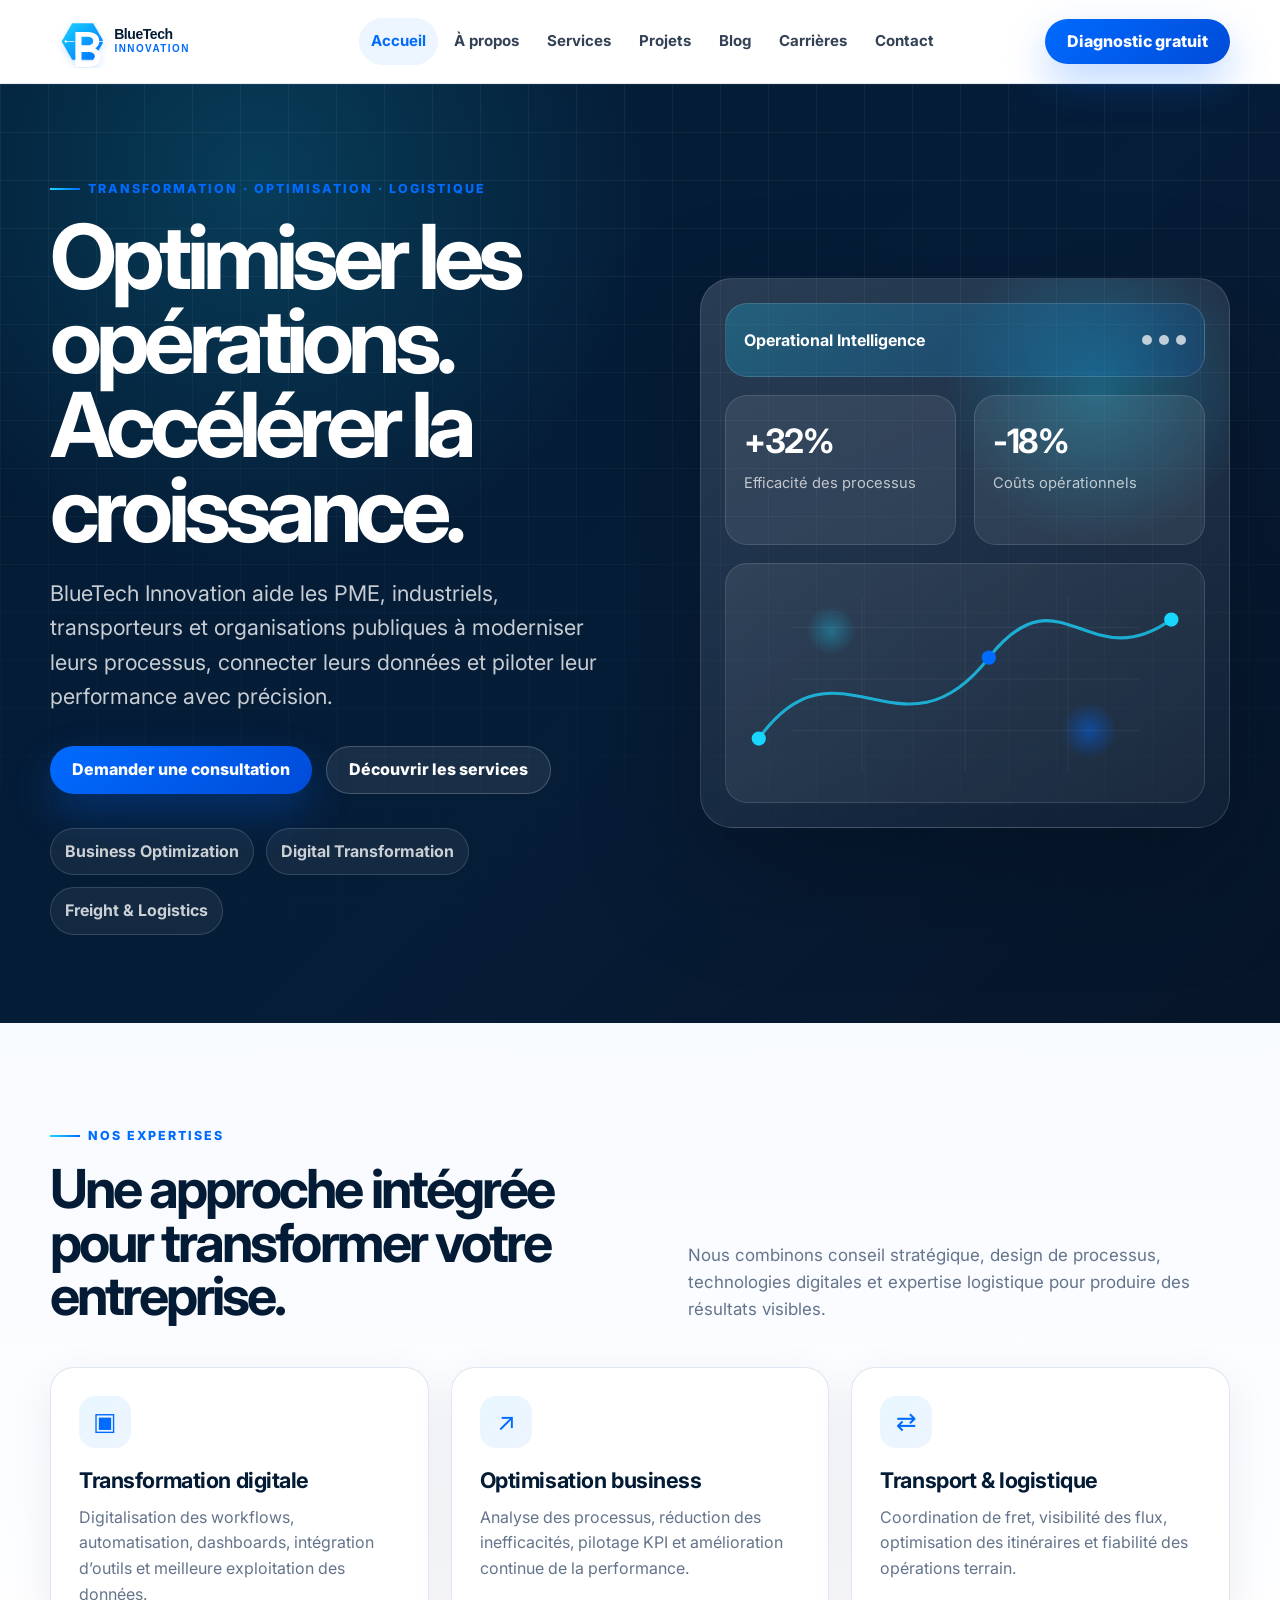
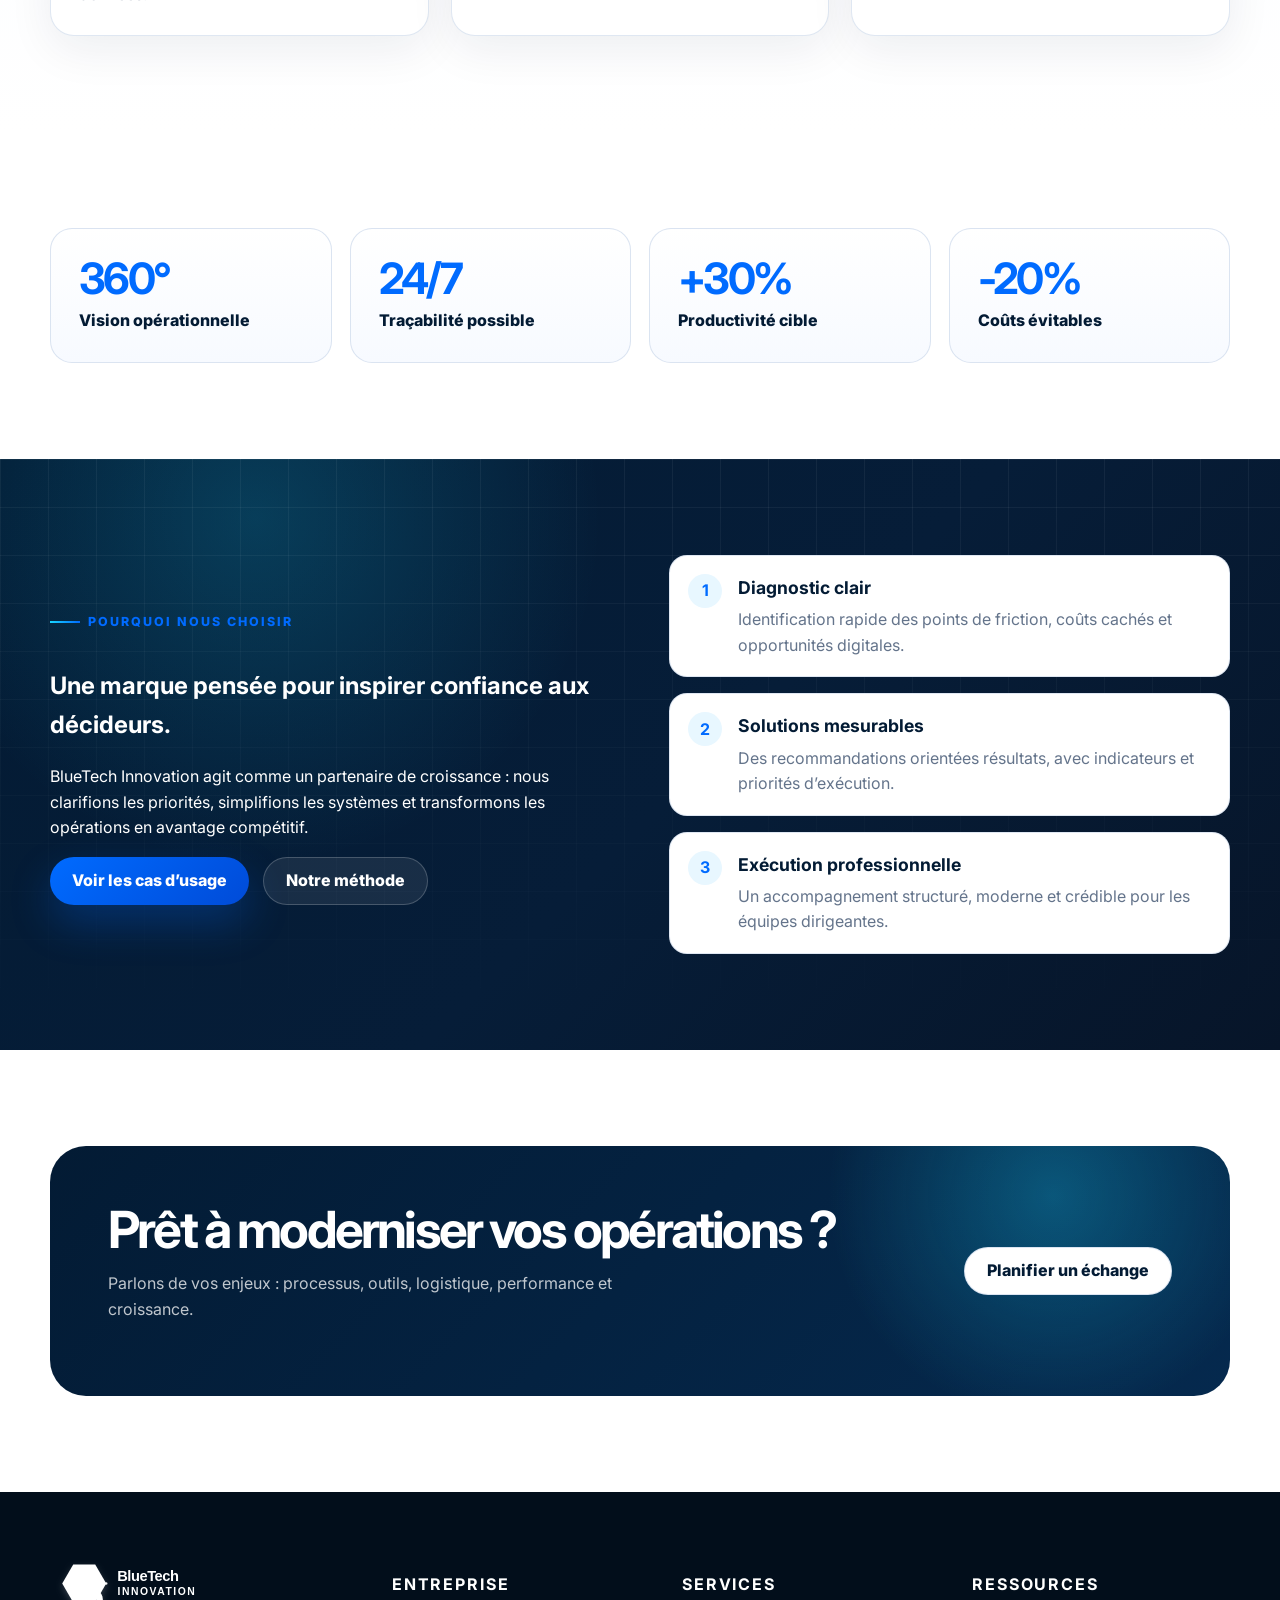
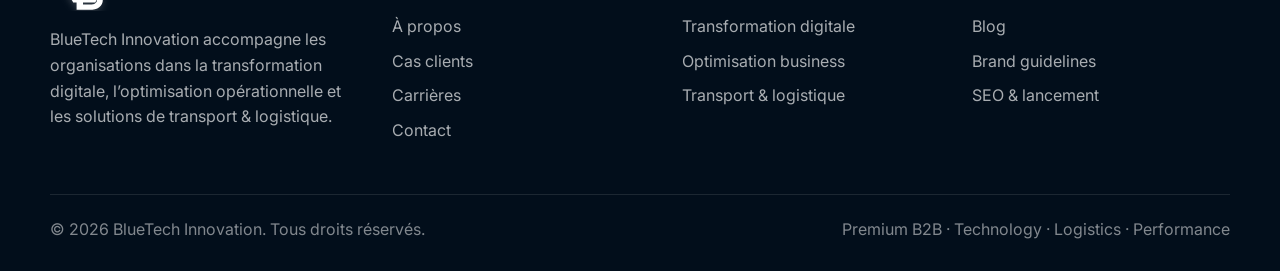
<file: index.html>
<!doctype html><html lang="fr"><head><meta charset="utf-8"><meta name="viewport" content="width=device-width,initial-scale=1"><title>BlueTech Innovation | Transformation digitale, optimisation & logistique</title><meta name="description" content="BlueTech Innovation accompagne les PME, industriels, transporteurs et organisations publiques dans la transformation digitale, l’optimisation opérationnelle et la logistique intelligente."><meta name="keywords" content="transformation digitale, optimisation business, logistique, transport de fret, conseil PME"><meta name="theme-color" content="#031B34"><link rel="icon" href="assets/logo/favicon.svg" type="image/svg+xml"><link rel="apple-touch-icon" href="assets/logo/favicon.png"><link rel="manifest" href="manifest.json"><link rel="preconnect" href="https://fonts.googleapis.com"><link rel="preconnect" href="https://fonts.gstatic.com" crossorigin><link href="https://fonts.googleapis.com/css2?family=Inter:wght@400;500;600;700;800;900&display=swap" rel="stylesheet"><link rel="stylesheet" href="assets/css/styles.css"><script type="application/ld+json">{"@context": "https://schema.org", "@type": "Organization", "name": "BlueTech Innovation", "url": "https://www.bluetechinnovation.com", "logo": "assets/logo/bluetech-logo.png", "sameAs": ["https://www.linkedin.com/company/bluetech-innovation"]}</script></head><body><header class="site-header"><div class="container nav"><a class="brand" href="index.html" aria-label="BlueTech Innovation"><img src="assets/logo/bluetech-logo.svg" alt="BlueTech Innovation"></a><nav class="nav-links" aria-label="Navigation principale"><a href="index.html" class="active">Accueil</a><a href="about.html" class="">À propos</a><a href="services.html" class="">Services</a><a href="projects.html" class="">Projets</a><a href="blog.html" class="">Blog</a><a href="careers.html" class="">Carrières</a><a href="contact.html" class="">Contact</a></nav><div class="nav-actions"><a class="btn btn-primary" href="contact.html">Diagnostic gratuit</a><button class="menu-toggle" aria-label="Ouvrir le menu">Menu</button></div></div></header><main>
<section class="hero dark grid-bg"><div class="container hero-grid"><div><span class="eyebrow">Transformation · Optimisation · Logistique</span><h1>Optimiser les opérations. Accélérer la croissance.</h1><p>BlueTech Innovation aide les PME, industriels, transporteurs et organisations publiques à moderniser leurs processus, connecter leurs données et piloter leur performance avec précision.</p><div class="hero-ctas"><a class="btn btn-primary" href="contact.html">Demander une consultation</a><a class="btn btn-ghost" href="services.html">Découvrir les services</a></div><div class="trust-strip"><span>Business Optimization</span><span>Digital Transformation</span><span>Freight & Logistics</span></div></div><div class="visual-card reveal"><div class="dashboard"><div class="dash-top"><strong>Operational Intelligence</strong><div class="dots"><i></i><i></i><i></i></div></div><div class="dash-grid"><div class="metric"><strong>+32%</strong><p>Efficacité des processus</p></div><div class="metric"><strong>-18%</strong><p>Coûts opérationnels</p></div></div><div class="route-map"><svg viewBox="0 0 600 300" fill="none" xmlns="http://www.w3.org/2000/svg"><path d="M40 220C140 80 220 260 330 118C420 4 455 145 560 70" stroke="rgba(24,214,255,.75)" stroke-width="4" stroke-linecap="round"/><path d="M80 80h440M80 145h440M80 210h440M170 42v220M300 42v220M430 42v220" stroke="rgba(255,255,255,.08)"/><circle cx="40" cy="220" r="9" fill="#18D6FF"/><circle cx="330" cy="118" r="9" fill="#006BFF"/><circle cx="560" cy="70" r="9" fill="#18D6FF"/></svg></div></div></div></div></section>
<section class="section soft"><div class="container"><div class="section-head reveal"><div><span class="eyebrow">Nos expertises</span><h2>Une approche intégrée pour transformer votre entreprise.</h2></div><p>Nous combinons conseil stratégique, design de processus, technologies digitales et expertise logistique pour produire des résultats visibles.</p></div><div class="cards"><article class="card reveal"><div class="icon">▣</div><h3>Transformation digitale</h3><p>Digitalisation des workflows, automatisation, dashboards, intégration d’outils et meilleure exploitation des données.</p></article><article class="card reveal"><div class="icon">↗</div><h3>Optimisation business</h3><p>Analyse des processus, réduction des inefficacités, pilotage KPI et amélioration continue de la performance.</p></article><article class="card reveal"><div class="icon">⇄</div><h3>Transport & logistique</h3><p>Coordination de fret, visibilité des flux, optimisation des itinéraires et fiabilité des opérations terrain.</p></article></div></div></section>
<section class="section"><div class="container"><div class="stats reveal"><div class="stat"><strong>360°</strong><span>Vision opérationnelle</span></div><div class="stat"><strong>24/7</strong><span>Traçabilité possible</span></div><div class="stat"><strong>+30%</strong><span>Productivité cible</span></div><div class="stat"><strong>-20%</strong><span>Coûts évitables</span></div></div></div></section>
<section class="section dark grid-bg"><div class="container split"><div class="reveal"><span class="eyebrow">Pourquoi nous choisir</span><h2>Une marque pensée pour inspirer confiance aux décideurs.</h2><p>BlueTech Innovation agit comme un partenaire de croissance : nous clarifions les priorités, simplifions les systèmes et transformons les opérations en avantage compétitif.</p><div class="cta-row"><a class="btn btn-primary" href="projects.html">Voir les cas d’usage</a><a class="btn btn-ghost" href="about.html">Notre méthode</a></div></div><div class="feature-list reveal"><div class="feature"><b>1</b><div><h3>Diagnostic clair</h3><p>Identification rapide des points de friction, coûts cachés et opportunités digitales.</p></div></div><div class="feature"><b>2</b><div><h3>Solutions mesurables</h3><p>Des recommandations orientées résultats, avec indicateurs et priorités d’exécution.</p></div></div><div class="feature"><b>3</b><div><h3>Exécution professionnelle</h3><p>Un accompagnement structuré, moderne et crédible pour les équipes dirigeantes.</p></div></div></div></div></section>
<section class="section"><div class="container"><div class="cta-band reveal"><div><h2>Prêt à moderniser vos opérations ?</h2><p>Parlons de vos enjeux : processus, outils, logistique, performance et croissance.</p></div><a class="btn btn-secondary" href="contact.html">Planifier un échange</a></div></div></section>
</main><footer class="site-footer"><div class="container"><div class="footer-grid"><div><img src="assets/logo/bluetech-logo-white.svg" alt="BlueTech Innovation"><p>BlueTech Innovation accompagne les organisations dans la transformation digitale, l’optimisation opérationnelle et les solutions de transport & logistique.</p></div><div class="footer-col"><h3>Entreprise</h3><a href="about.html">À propos</a><a href="projects.html">Cas clients</a><a href="careers.html">Carrières</a><a href="contact.html">Contact</a></div><div class="footer-col"><h3>Services</h3><a href="digital-transformation.html">Transformation digitale</a><a href="business-optimization.html">Optimisation business</a><a href="transportation-logistics.html">Transport & logistique</a></div><div class="footer-col"><h3>Ressources</h3><a href="blog.html">Blog</a><a href="brand-guidelines.html">Brand guidelines</a><a href="docs/SEO-LAUNCH-STRATEGY.md">SEO & lancement</a></div></div><div class="footer-bottom"><span>© 2026 BlueTech Innovation. Tous droits réservés.</span><span>Premium B2B · Technology · Logistics · Performance</span></div></div></footer><script src="assets/js/main.js"></script></body></html>
</file>
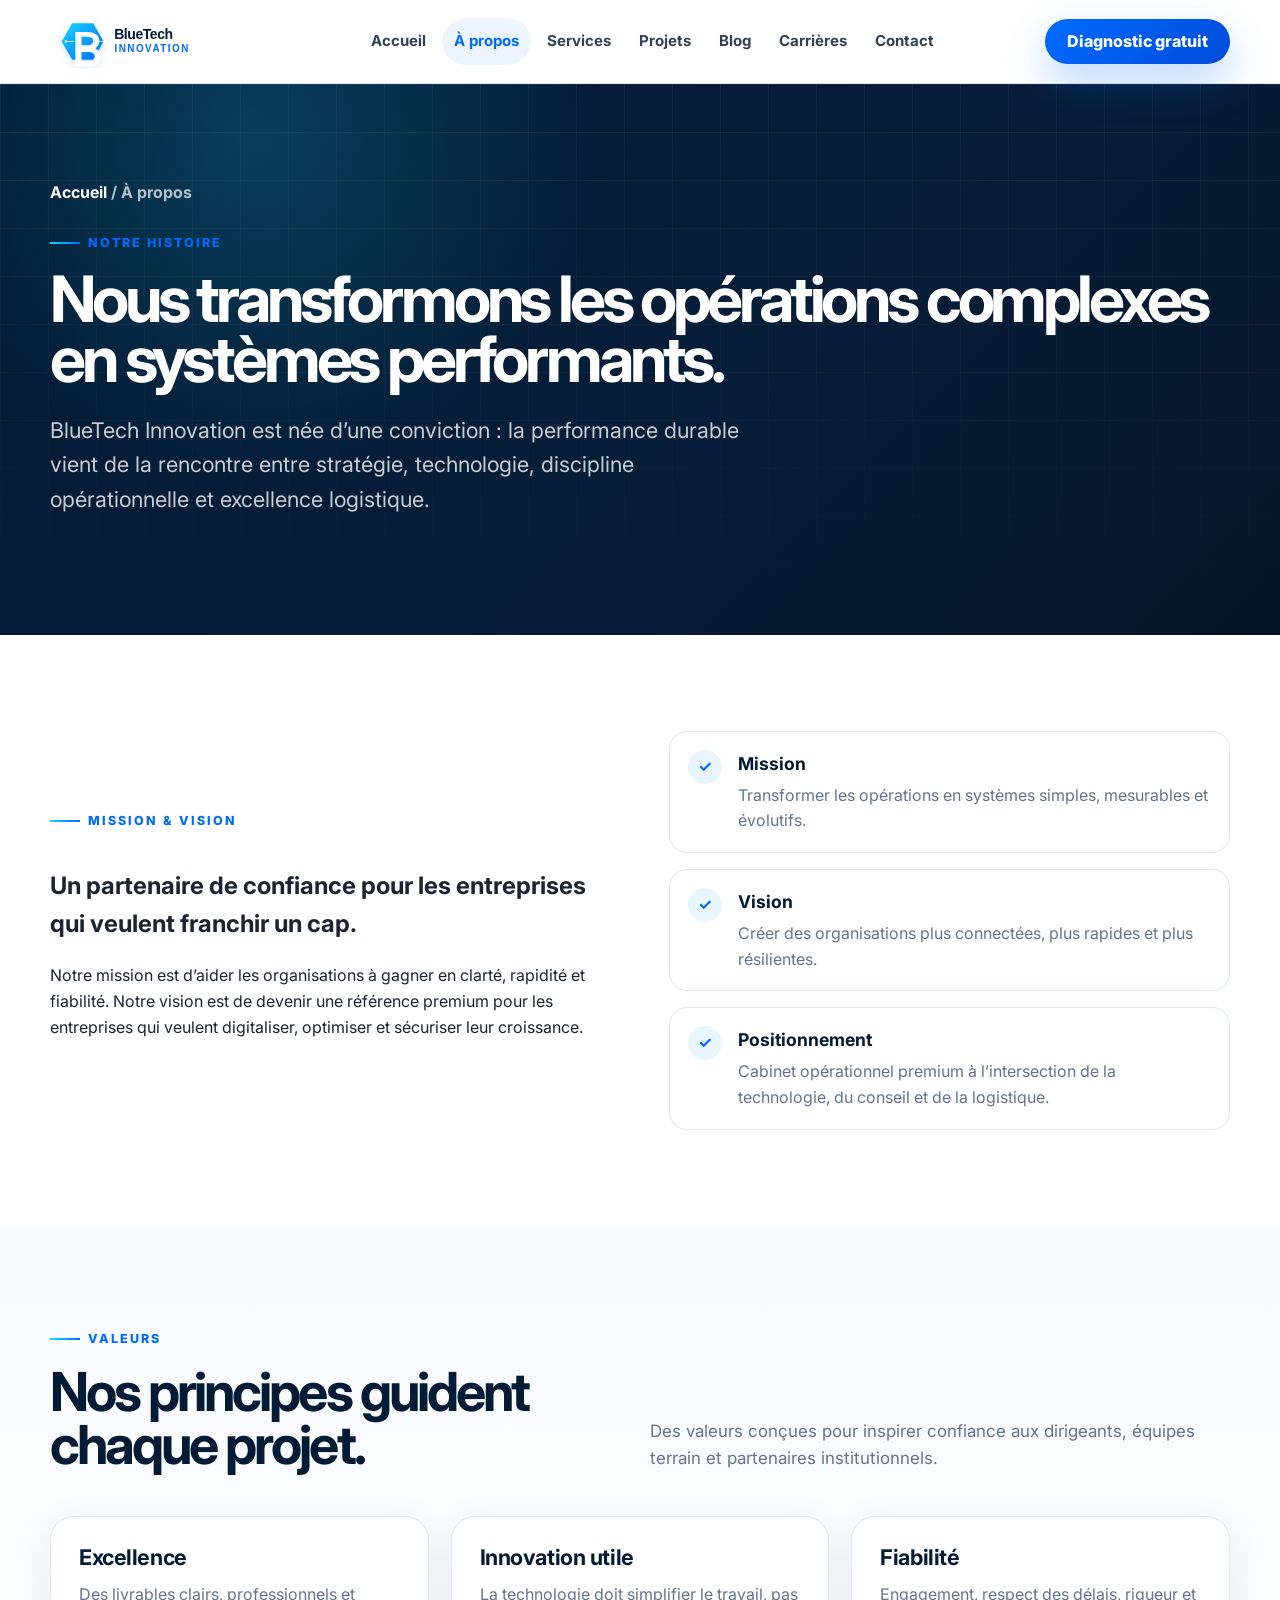
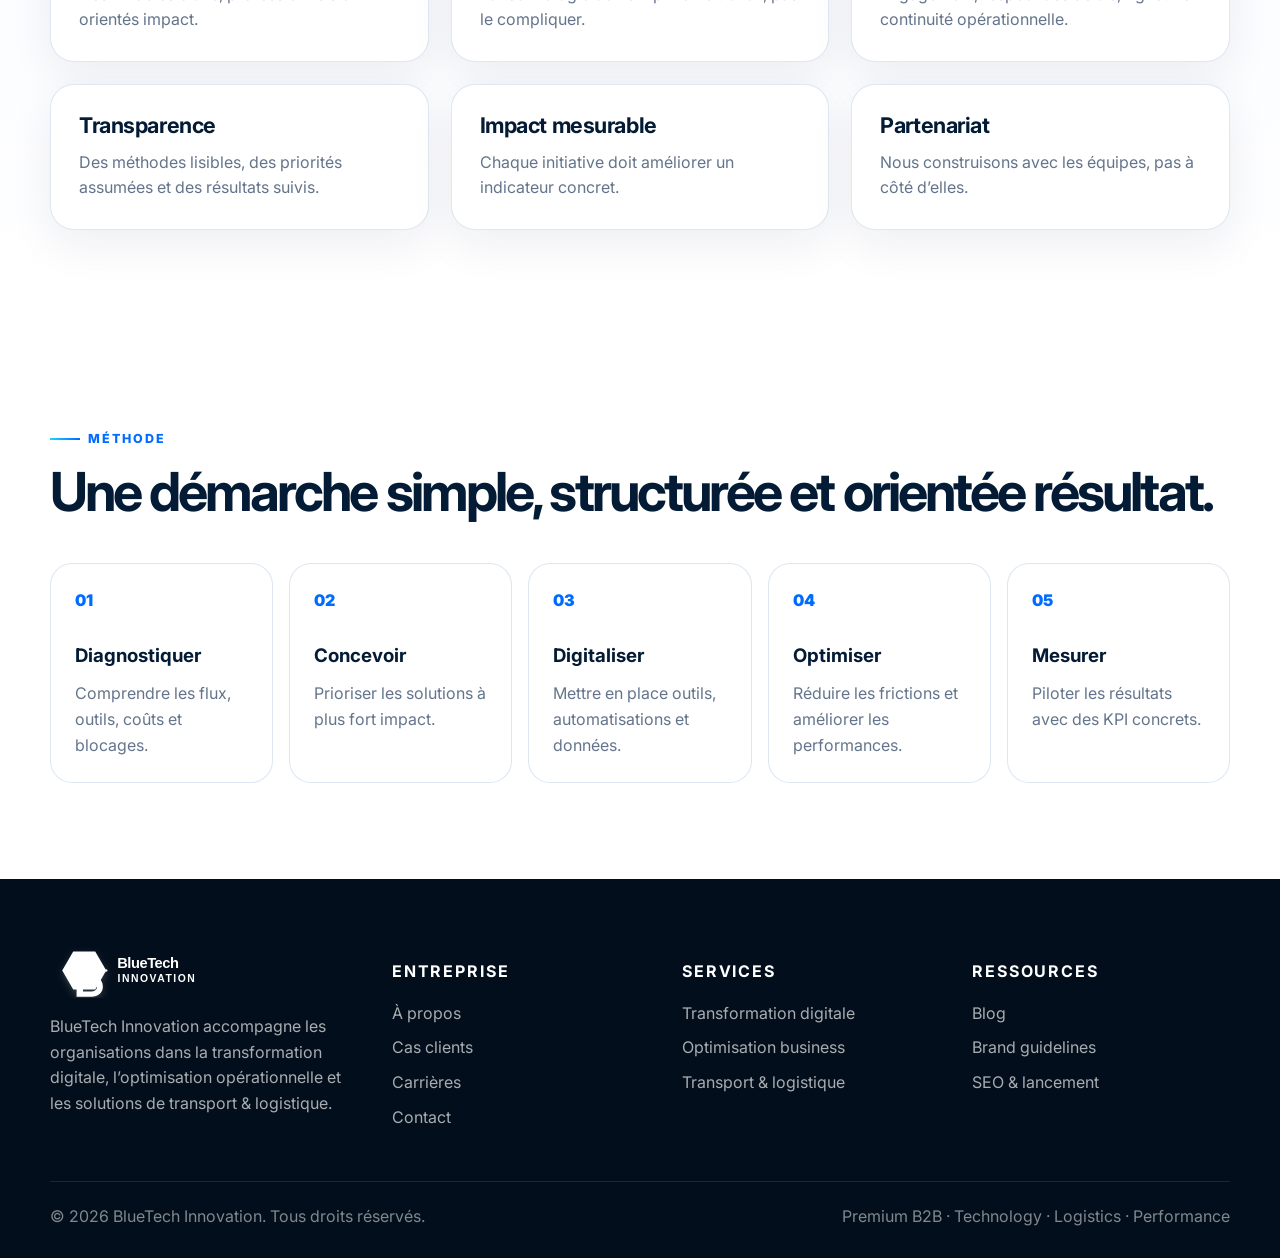
<file: about.html>
<!doctype html><html lang="fr"><head><meta charset="utf-8"><meta name="viewport" content="width=device-width,initial-scale=1"><title>À propos | BlueTech Innovation</title><meta name="description" content="Découvrez BlueTech Innovation, partenaire des entreprises qui veulent moderniser leurs opérations, digitaliser leurs processus et améliorer leur performance."><meta name="keywords" content="BlueTech Innovation, cabinet transformation digitale, optimisation entreprise, innovation opérationnelle"><meta name="theme-color" content="#031B34"><link rel="icon" href="assets/logo/favicon.svg" type="image/svg+xml"><link rel="apple-touch-icon" href="assets/logo/favicon.png"><link rel="manifest" href="manifest.json"><link rel="preconnect" href="https://fonts.googleapis.com"><link rel="preconnect" href="https://fonts.gstatic.com" crossorigin><link href="https://fonts.googleapis.com/css2?family=Inter:wght@400;500;600;700;800;900&display=swap" rel="stylesheet"><link rel="stylesheet" href="assets/css/styles.css"><script type="application/ld+json">{"@context": "https://schema.org", "@type": "Organization", "name": "BlueTech Innovation", "url": "https://www.bluetechinnovation.com", "logo": "assets/logo/bluetech-logo.png", "sameAs": ["https://www.linkedin.com/company/bluetech-innovation"]}</script></head><body><header class="site-header"><div class="container nav"><a class="brand" href="index.html" aria-label="BlueTech Innovation"><img src="assets/logo/bluetech-logo.svg" alt="BlueTech Innovation"></a><nav class="nav-links" aria-label="Navigation principale"><a href="index.html" class="">Accueil</a><a href="about.html" class="active">À propos</a><a href="services.html" class="">Services</a><a href="projects.html" class="">Projets</a><a href="blog.html" class="">Blog</a><a href="careers.html" class="">Carrières</a><a href="contact.html" class="">Contact</a></nav><div class="nav-actions"><a class="btn btn-primary" href="contact.html">Diagnostic gratuit</a><button class="menu-toggle" aria-label="Ouvrir le menu">Menu</button></div></div></header><main>
<section class="page-hero dark grid-bg"><div class="container"><div class="breadcrumb"><a href="index.html">Accueil</a> / À propos</div><span class="eyebrow">Notre histoire</span><h1>Nous transformons les opérations complexes en systèmes performants.</h1><p>BlueTech Innovation est née d’une conviction : la performance durable vient de la rencontre entre stratégie, technologie, discipline opérationnelle et excellence logistique.</p></div></section>
<section class="section"><div class="container split"><div class="reveal"><span class="eyebrow">Mission & vision</span><h2>Un partenaire de confiance pour les entreprises qui veulent franchir un cap.</h2><p>Notre mission est d’aider les organisations à gagner en clarté, rapidité et fiabilité. Notre vision est de devenir une référence premium pour les entreprises qui veulent digitaliser, optimiser et sécuriser leur croissance.</p></div><div class="feature-list reveal"><div class="feature"><b>✓</b><div><h3>Mission</h3><p>Transformer les opérations en systèmes simples, mesurables et évolutifs.</p></div></div><div class="feature"><b>✓</b><div><h3>Vision</h3><p>Créer des organisations plus connectées, plus rapides et plus résilientes.</p></div></div><div class="feature"><b>✓</b><div><h3>Positionnement</h3><p>Cabinet opérationnel premium à l’intersection de la technologie, du conseil et de la logistique.</p></div></div></div></div></section>
<section class="section soft"><div class="container"><div class="section-head reveal"><div><span class="eyebrow">Valeurs</span><h2>Nos principes guident chaque projet.</h2></div><p>Des valeurs conçues pour inspirer confiance aux dirigeants, équipes terrain et partenaires institutionnels.</p></div><div class="cards"><article class="card reveal"><h3>Excellence</h3><p>Des livrables clairs, professionnels et orientés impact.</p></article><article class="card reveal"><h3>Innovation utile</h3><p>La technologie doit simplifier le travail, pas le compliquer.</p></article><article class="card reveal"><h3>Fiabilité</h3><p>Engagement, respect des délais, rigueur et continuité opérationnelle.</p></article><article class="card reveal"><h3>Transparence</h3><p>Des méthodes lisibles, des priorités assumées et des résultats suivis.</p></article><article class="card reveal"><h3>Impact mesurable</h3><p>Chaque initiative doit améliorer un indicateur concret.</p></article><article class="card reveal"><h3>Partenariat</h3><p>Nous construisons avec les équipes, pas à côté d’elles.</p></article></div></div></section>
<section class="section"><div class="container"><div class="section-head reveal"><div><span class="eyebrow">Méthode</span><h2>Une démarche simple, structurée et orientée résultat.</h2></div></div><div class="process reveal"><div class="process-card"><h3>Diagnostiquer</h3><p>Comprendre les flux, outils, coûts et blocages.</p></div><div class="process-card"><h3>Concevoir</h3><p>Prioriser les solutions à plus fort impact.</p></div><div class="process-card"><h3>Digitaliser</h3><p>Mettre en place outils, automatisations et données.</p></div><div class="process-card"><h3>Optimiser</h3><p>Réduire les frictions et améliorer les performances.</p></div><div class="process-card"><h3>Mesurer</h3><p>Piloter les résultats avec des KPI concrets.</p></div></div></div></section>
</main><footer class="site-footer"><div class="container"><div class="footer-grid"><div><img src="assets/logo/bluetech-logo-white.svg" alt="BlueTech Innovation"><p>BlueTech Innovation accompagne les organisations dans la transformation digitale, l’optimisation opérationnelle et les solutions de transport & logistique.</p></div><div class="footer-col"><h3>Entreprise</h3><a href="about.html">À propos</a><a href="projects.html">Cas clients</a><a href="careers.html">Carrières</a><a href="contact.html">Contact</a></div><div class="footer-col"><h3>Services</h3><a href="digital-transformation.html">Transformation digitale</a><a href="business-optimization.html">Optimisation business</a><a href="transportation-logistics.html">Transport & logistique</a></div><div class="footer-col"><h3>Ressources</h3><a href="blog.html">Blog</a><a href="brand-guidelines.html">Brand guidelines</a><a href="docs/SEO-LAUNCH-STRATEGY.md">SEO & lancement</a></div></div><div class="footer-bottom"><span>© 2026 BlueTech Innovation. Tous droits réservés.</span><span>Premium B2B · Technology · Logistics · Performance</span></div></div></footer><script src="assets/js/main.js"></script></body></html>
</file>
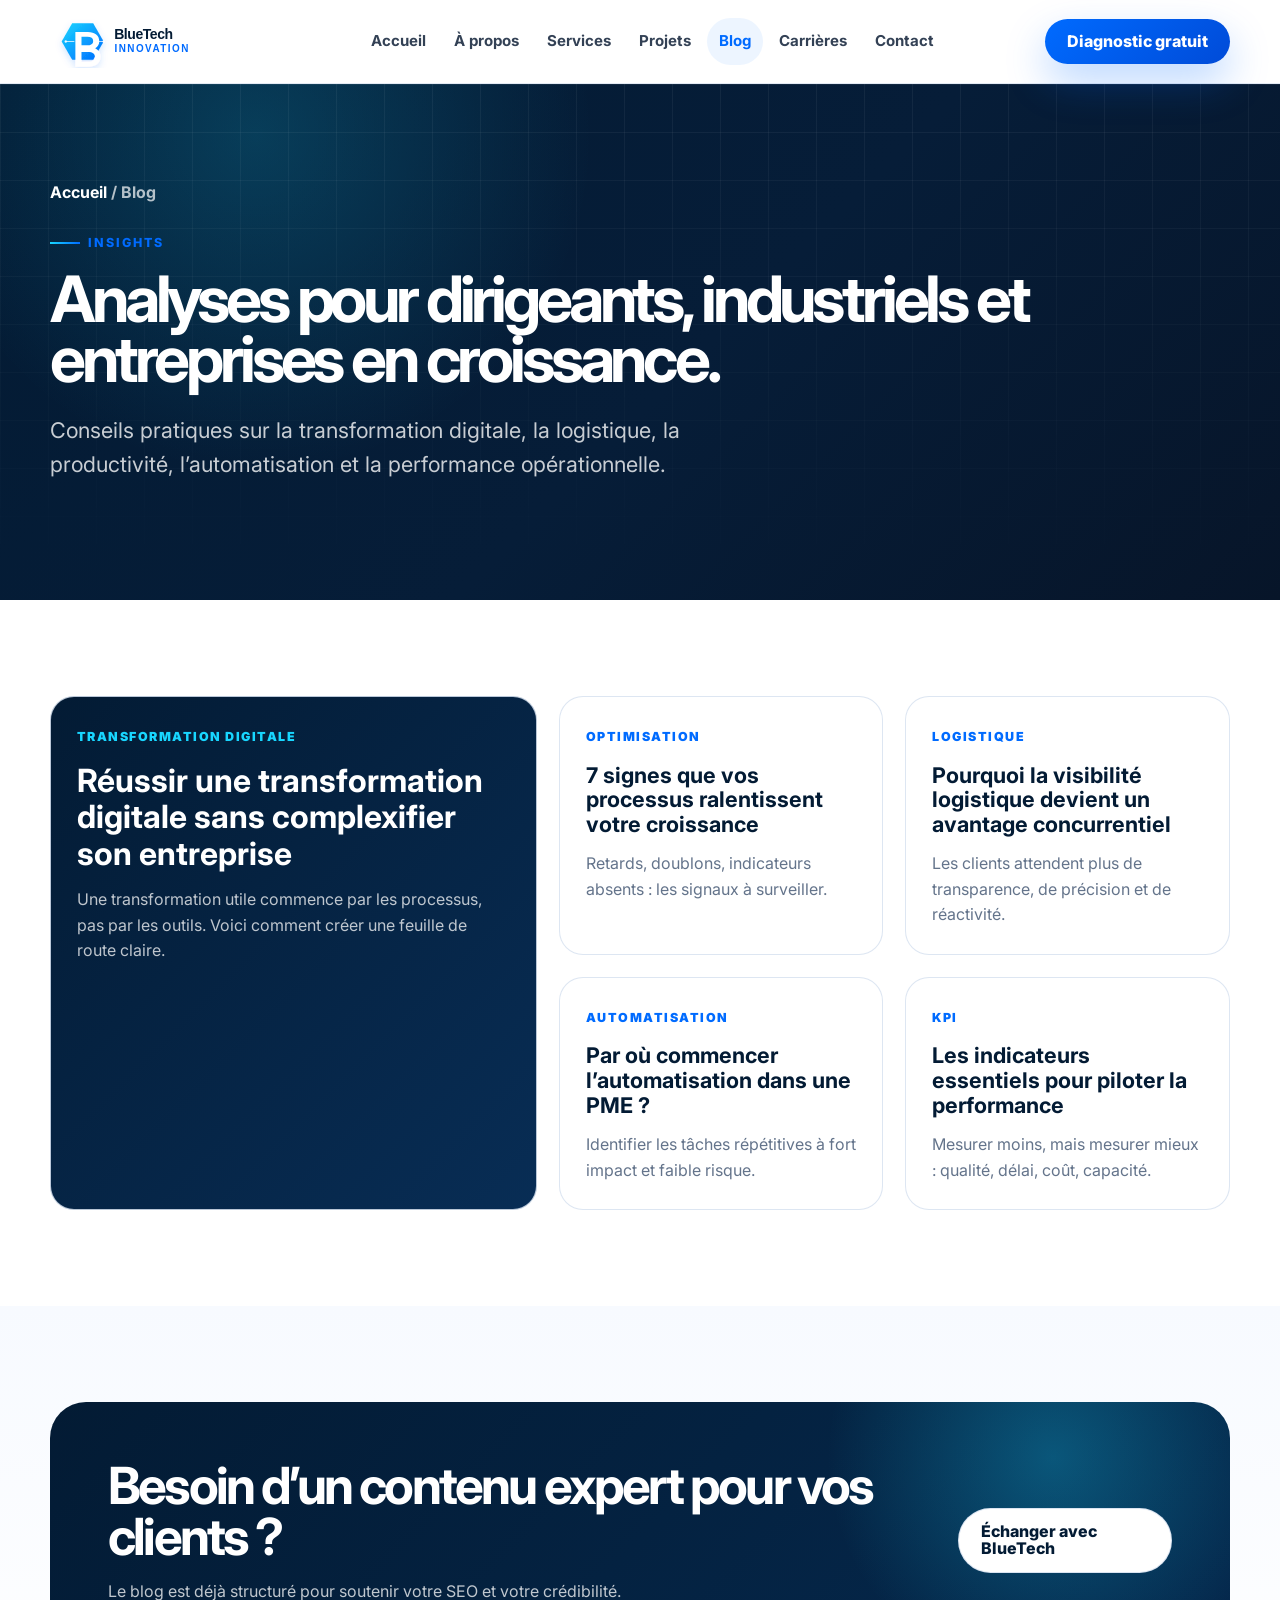
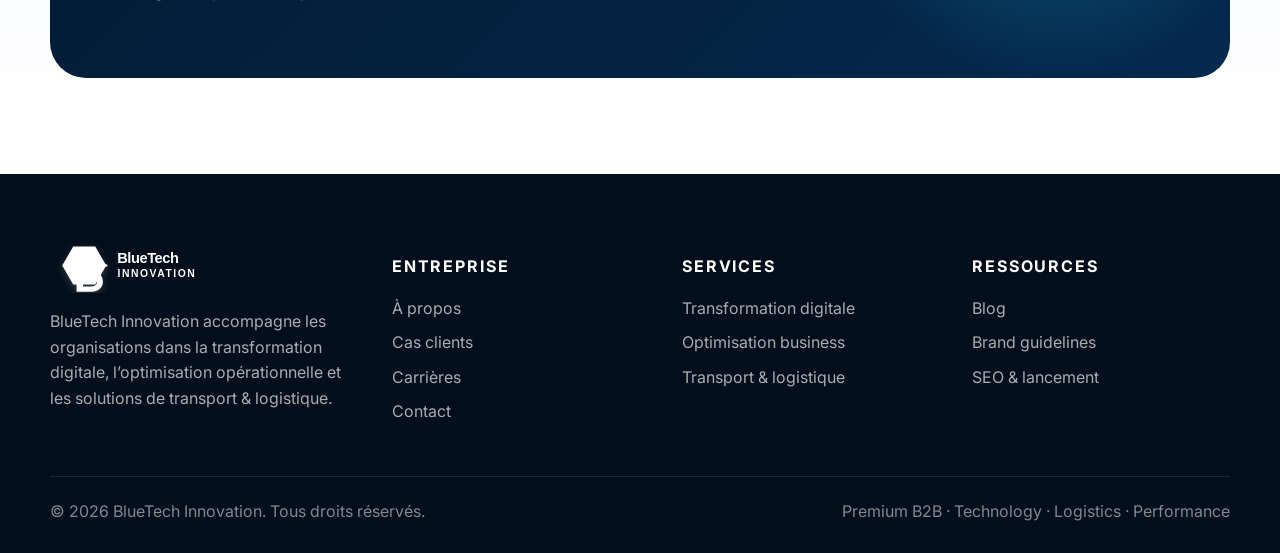
<file: blog.html>
<!doctype html><html lang="fr"><head><meta charset="utf-8"><meta name="viewport" content="width=device-width,initial-scale=1"><title>Blog | BlueTech Innovation</title><meta name="description" content="Retrouvez les analyses BlueTech Innovation sur la transformation digitale, l’optimisation des processus, la logistique et la performance opérationnelle."><meta name="keywords" content="blog transformation digitale, conseils optimisation PME, logistique intelligente, performance entreprise"><meta name="theme-color" content="#031B34"><link rel="icon" href="assets/logo/favicon.svg" type="image/svg+xml"><link rel="apple-touch-icon" href="assets/logo/favicon.png"><link rel="manifest" href="manifest.json"><link rel="preconnect" href="https://fonts.googleapis.com"><link rel="preconnect" href="https://fonts.gstatic.com" crossorigin><link href="https://fonts.googleapis.com/css2?family=Inter:wght@400;500;600;700;800;900&display=swap" rel="stylesheet"><link rel="stylesheet" href="assets/css/styles.css"><script type="application/ld+json">{"@context": "https://schema.org", "@type": "Organization", "name": "BlueTech Innovation", "url": "https://www.bluetechinnovation.com", "logo": "assets/logo/bluetech-logo.png", "sameAs": ["https://www.linkedin.com/company/bluetech-innovation"]}</script></head><body><header class="site-header"><div class="container nav"><a class="brand" href="index.html" aria-label="BlueTech Innovation"><img src="assets/logo/bluetech-logo.svg" alt="BlueTech Innovation"></a><nav class="nav-links" aria-label="Navigation principale"><a href="index.html" class="">Accueil</a><a href="about.html" class="">À propos</a><a href="services.html" class="">Services</a><a href="projects.html" class="">Projets</a><a href="blog.html" class="active">Blog</a><a href="careers.html" class="">Carrières</a><a href="contact.html" class="">Contact</a></nav><div class="nav-actions"><a class="btn btn-primary" href="contact.html">Diagnostic gratuit</a><button class="menu-toggle" aria-label="Ouvrir le menu">Menu</button></div></div></header><main>
<section class="page-hero dark grid-bg"><div class="container"><div class="breadcrumb"><a href="index.html">Accueil</a> / Blog</div><span class="eyebrow">Insights</span><h1>Analyses pour dirigeants, industriels et entreprises en croissance.</h1><p>Conseils pratiques sur la transformation digitale, la logistique, la productivité, l’automatisation et la performance opérationnelle.</p></div></section>
<section class="section"><div class="container"><div class="blog-grid"><article class="post featured reveal"><span class="category">Transformation digitale</span><h3>Réussir une transformation digitale sans complexifier son entreprise</h3><p>Une transformation utile commence par les processus, pas par les outils. Voici comment créer une feuille de route claire.</p></article><article class="post reveal"><span class="category">Optimisation</span><h3>7 signes que vos processus ralentissent votre croissance</h3><p>Retards, doublons, indicateurs absents : les signaux à surveiller.</p></article><article class="post reveal"><span class="category">Logistique</span><h3>Pourquoi la visibilité logistique devient un avantage concurrentiel</h3><p>Les clients attendent plus de transparence, de précision et de réactivité.</p></article><article class="post reveal"><span class="category">Automatisation</span><h3>Par où commencer l’automatisation dans une PME ?</h3><p>Identifier les tâches répétitives à fort impact et faible risque.</p></article><article class="post reveal"><span class="category">KPI</span><h3>Les indicateurs essentiels pour piloter la performance</h3><p>Mesurer moins, mais mesurer mieux : qualité, délai, coût, capacité.</p></article></div></div></section>
<section class="section soft"><div class="container"><div class="cta-band reveal"><div><h2>Besoin d’un contenu expert pour vos clients ?</h2><p>Le blog est déjà structuré pour soutenir votre SEO et votre crédibilité.</p></div><a class="btn btn-secondary" href="contact.html">Échanger avec BlueTech</a></div></div></section>
</main><footer class="site-footer"><div class="container"><div class="footer-grid"><div><img src="assets/logo/bluetech-logo-white.svg" alt="BlueTech Innovation"><p>BlueTech Innovation accompagne les organisations dans la transformation digitale, l’optimisation opérationnelle et les solutions de transport & logistique.</p></div><div class="footer-col"><h3>Entreprise</h3><a href="about.html">À propos</a><a href="projects.html">Cas clients</a><a href="careers.html">Carrières</a><a href="contact.html">Contact</a></div><div class="footer-col"><h3>Services</h3><a href="digital-transformation.html">Transformation digitale</a><a href="business-optimization.html">Optimisation business</a><a href="transportation-logistics.html">Transport & logistique</a></div><div class="footer-col"><h3>Ressources</h3><a href="blog.html">Blog</a><a href="brand-guidelines.html">Brand guidelines</a><a href="docs/SEO-LAUNCH-STRATEGY.md">SEO & lancement</a></div></div><div class="footer-bottom"><span>© 2026 BlueTech Innovation. Tous droits réservés.</span><span>Premium B2B · Technology · Logistics · Performance</span></div></div></footer><script src="assets/js/main.js"></script></body></html>
</file>
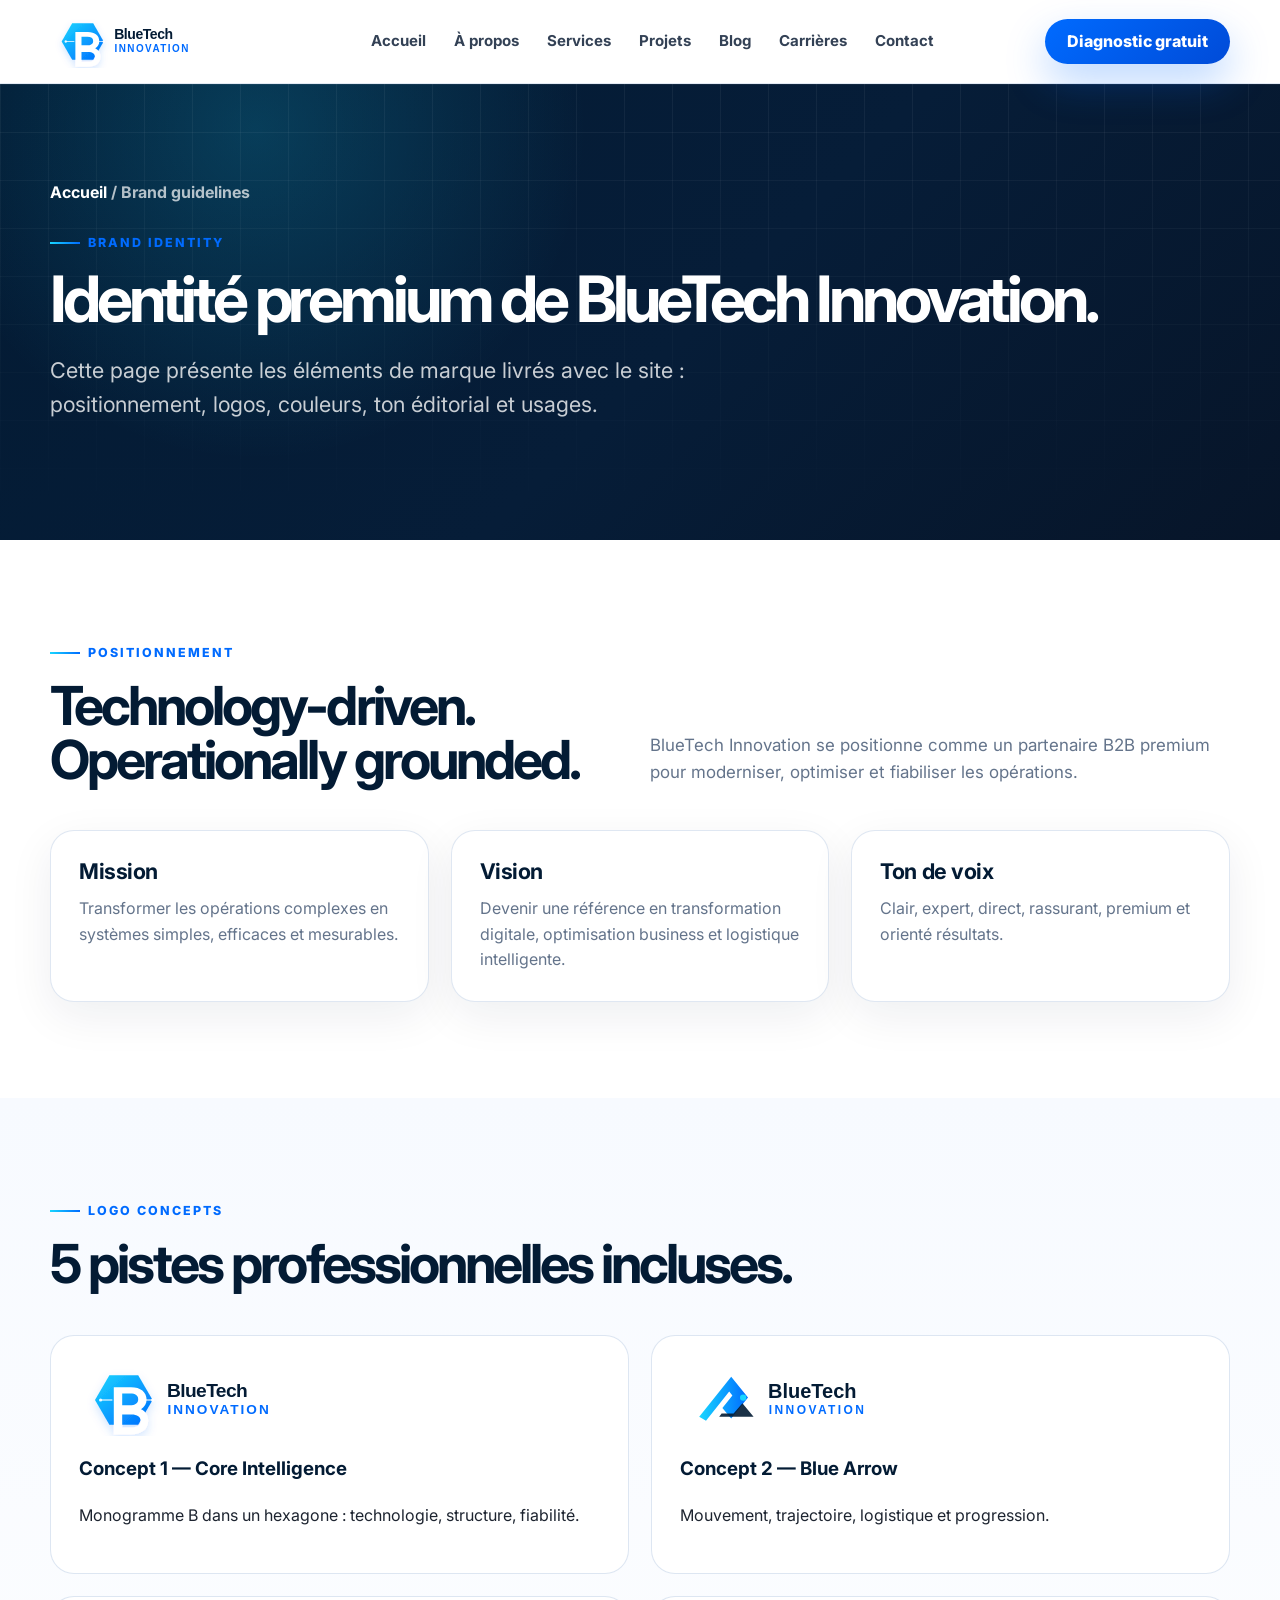
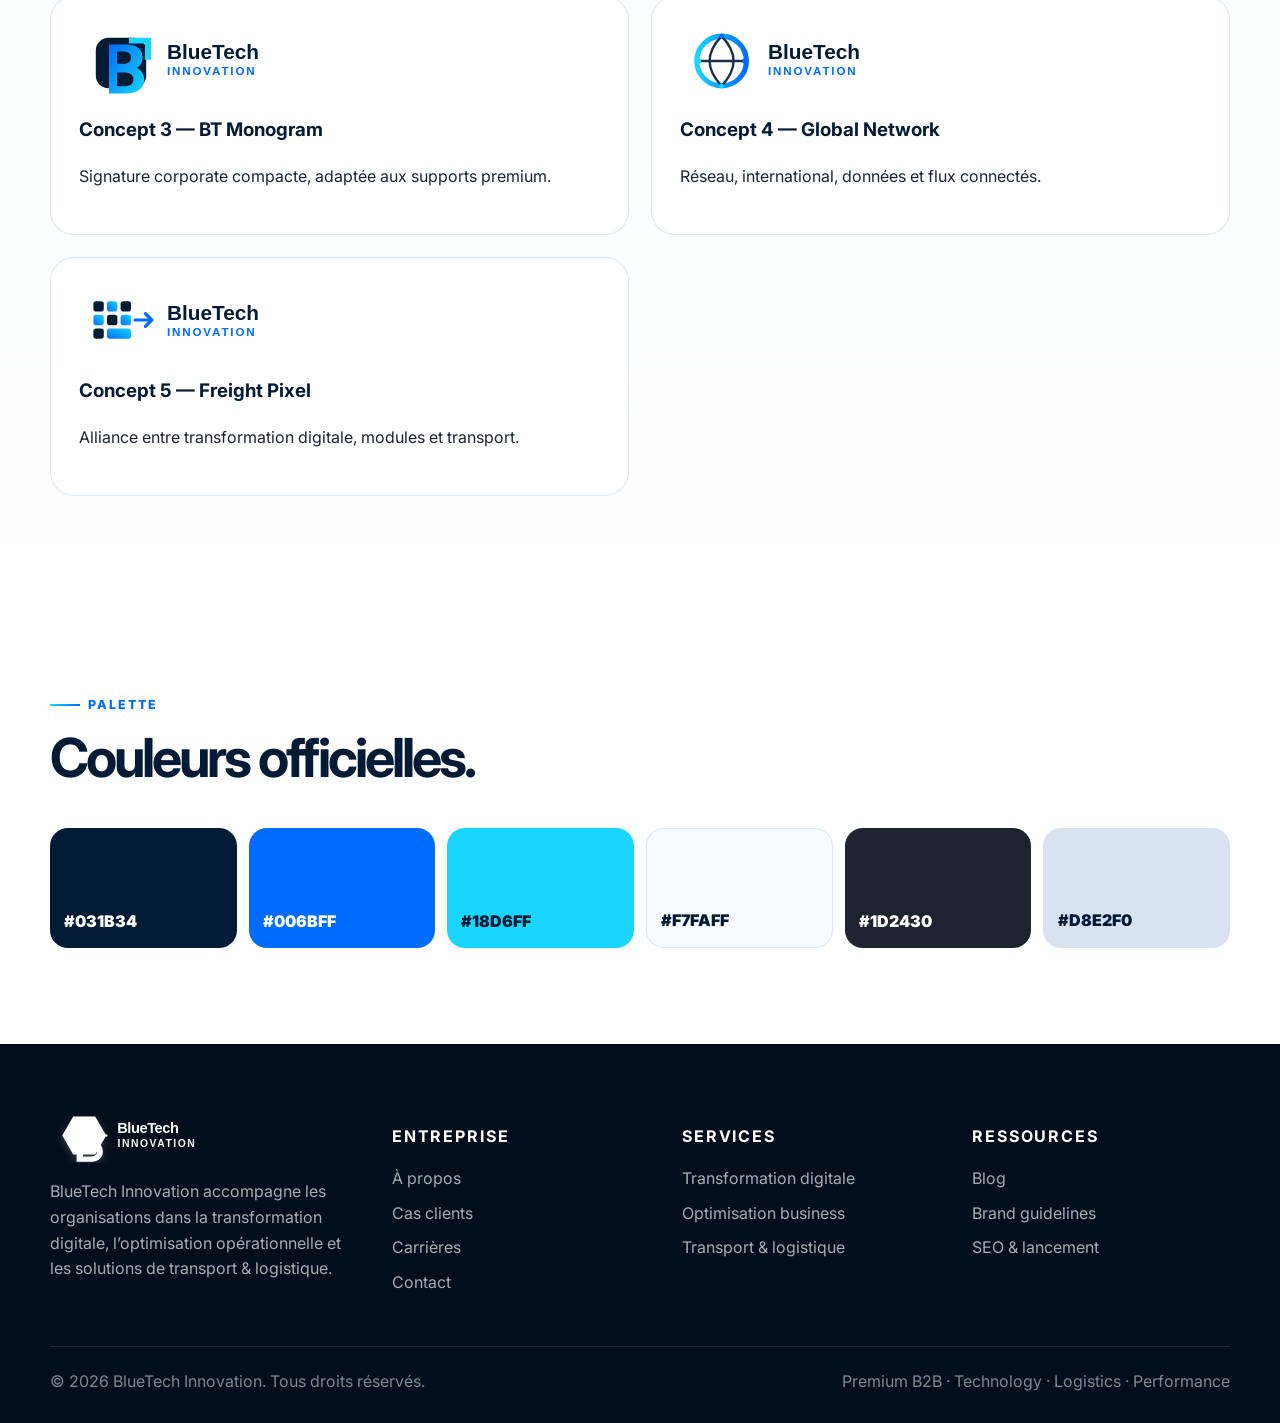
<file: brand-guidelines.html>
<!doctype html><html lang="fr"><head><meta charset="utf-8"><meta name="viewport" content="width=device-width,initial-scale=1"><title>Brand guidelines | BlueTech Innovation</title><meta name="description" content="Identité de marque BlueTech Innovation : logo, couleurs, typographies, positionnement et règles visuelles."><meta name="keywords" content="brand guidelines BlueTech Innovation, logo BlueTech, identité visuelle premium"><meta name="theme-color" content="#031B34"><link rel="icon" href="assets/logo/favicon.svg" type="image/svg+xml"><link rel="apple-touch-icon" href="assets/logo/favicon.png"><link rel="manifest" href="manifest.json"><link rel="preconnect" href="https://fonts.googleapis.com"><link rel="preconnect" href="https://fonts.gstatic.com" crossorigin><link href="https://fonts.googleapis.com/css2?family=Inter:wght@400;500;600;700;800;900&display=swap" rel="stylesheet"><link rel="stylesheet" href="assets/css/styles.css"><script type="application/ld+json">{"@context": "https://schema.org", "@type": "Organization", "name": "BlueTech Innovation", "url": "https://www.bluetechinnovation.com", "logo": "assets/logo/bluetech-logo.png", "sameAs": ["https://www.linkedin.com/company/bluetech-innovation"]}</script></head><body><header class="site-header"><div class="container nav"><a class="brand" href="index.html" aria-label="BlueTech Innovation"><img src="assets/logo/bluetech-logo.svg" alt="BlueTech Innovation"></a><nav class="nav-links" aria-label="Navigation principale"><a href="index.html" class="">Accueil</a><a href="about.html" class="">À propos</a><a href="services.html" class="">Services</a><a href="projects.html" class="">Projets</a><a href="blog.html" class="">Blog</a><a href="careers.html" class="">Carrières</a><a href="contact.html" class="">Contact</a></nav><div class="nav-actions"><a class="btn btn-primary" href="contact.html">Diagnostic gratuit</a><button class="menu-toggle" aria-label="Ouvrir le menu">Menu</button></div></div></header><main>
<section class="page-hero dark grid-bg"><div class="container"><div class="breadcrumb"><a href="index.html">Accueil</a> / Brand guidelines</div><span class="eyebrow">Brand identity</span><h1>Identité premium de BlueTech Innovation.</h1><p>Cette page présente les éléments de marque livrés avec le site : positionnement, logos, couleurs, ton éditorial et usages.</p></div></section>
<section class="section"><div class="container"><div class="section-head reveal"><div><span class="eyebrow">Positionnement</span><h2>Technology-driven. Operationally grounded.</h2></div><p>BlueTech Innovation se positionne comme un partenaire B2B premium pour moderniser, optimiser et fiabiliser les opérations.</p></div><div class="cards"><article class="card reveal"><h3>Mission</h3><p>Transformer les opérations complexes en systèmes simples, efficaces et mesurables.</p></article><article class="card reveal"><h3>Vision</h3><p>Devenir une référence en transformation digitale, optimisation business et logistique intelligente.</p></article><article class="card reveal"><h3>Ton de voix</h3><p>Clair, expert, direct, rassurant, premium et orienté résultats.</p></article></div></div></section>
<section class="section soft"><div class="container"><div class="section-head reveal"><div><span class="eyebrow">Logo concepts</span><h2>5 pistes professionnelles incluses.</h2></div></div><div class="logo-gallery"><div class="logo-tile reveal"><img src="assets/logo/logo-concept-1-core.svg" alt="Logo concept 1"><h3>Concept 1 — Core Intelligence</h3><p>Monogramme B dans un hexagone : technologie, structure, fiabilité.</p></div><div class="logo-tile reveal"><img src="assets/logo/logo-concept-2-arrow.svg" alt="Logo concept 2"><h3>Concept 2 — Blue Arrow</h3><p>Mouvement, trajectoire, logistique et progression.</p></div><div class="logo-tile reveal"><img src="assets/logo/logo-concept-3-monogram.svg" alt="Logo concept 3"><h3>Concept 3 — BT Monogram</h3><p>Signature corporate compacte, adaptée aux supports premium.</p></div><div class="logo-tile reveal"><img src="assets/logo/logo-concept-4-network.svg" alt="Logo concept 4"><h3>Concept 4 — Global Network</h3><p>Réseau, international, données et flux connectés.</p></div><div class="logo-tile reveal"><img src="assets/logo/logo-concept-5-freight-pixel.svg" alt="Logo concept 5"><h3>Concept 5 — Freight Pixel</h3><p>Alliance entre transformation digitale, modules et transport.</p></div></div></div></section>
<section class="section"><div class="container"><div class="section-head reveal"><div><span class="eyebrow">Palette</span><h2>Couleurs officielles.</h2></div></div><div class="palette reveal"><div class="swatch" style="background:#031B34">#031B34</div><div class="swatch" style="background:#006BFF">#006BFF</div><div class="swatch" style="background:#18D6FF;color:#031B34">#18D6FF</div><div class="swatch light" style="background:#F7FAFF">#F7FAFF</div><div class="swatch" style="background:#1D2430">#1D2430</div><div class="swatch light" style="background:#D8E2F0">#D8E2F0</div></div></div></section>
</main><footer class="site-footer"><div class="container"><div class="footer-grid"><div><img src="assets/logo/bluetech-logo-white.svg" alt="BlueTech Innovation"><p>BlueTech Innovation accompagne les organisations dans la transformation digitale, l’optimisation opérationnelle et les solutions de transport & logistique.</p></div><div class="footer-col"><h3>Entreprise</h3><a href="about.html">À propos</a><a href="projects.html">Cas clients</a><a href="careers.html">Carrières</a><a href="contact.html">Contact</a></div><div class="footer-col"><h3>Services</h3><a href="digital-transformation.html">Transformation digitale</a><a href="business-optimization.html">Optimisation business</a><a href="transportation-logistics.html">Transport & logistique</a></div><div class="footer-col"><h3>Ressources</h3><a href="blog.html">Blog</a><a href="brand-guidelines.html">Brand guidelines</a><a href="docs/SEO-LAUNCH-STRATEGY.md">SEO & lancement</a></div></div><div class="footer-bottom"><span>© 2026 BlueTech Innovation. Tous droits réservés.</span><span>Premium B2B · Technology · Logistics · Performance</span></div></div></footer><script src="assets/js/main.js"></script></body></html>
</file>
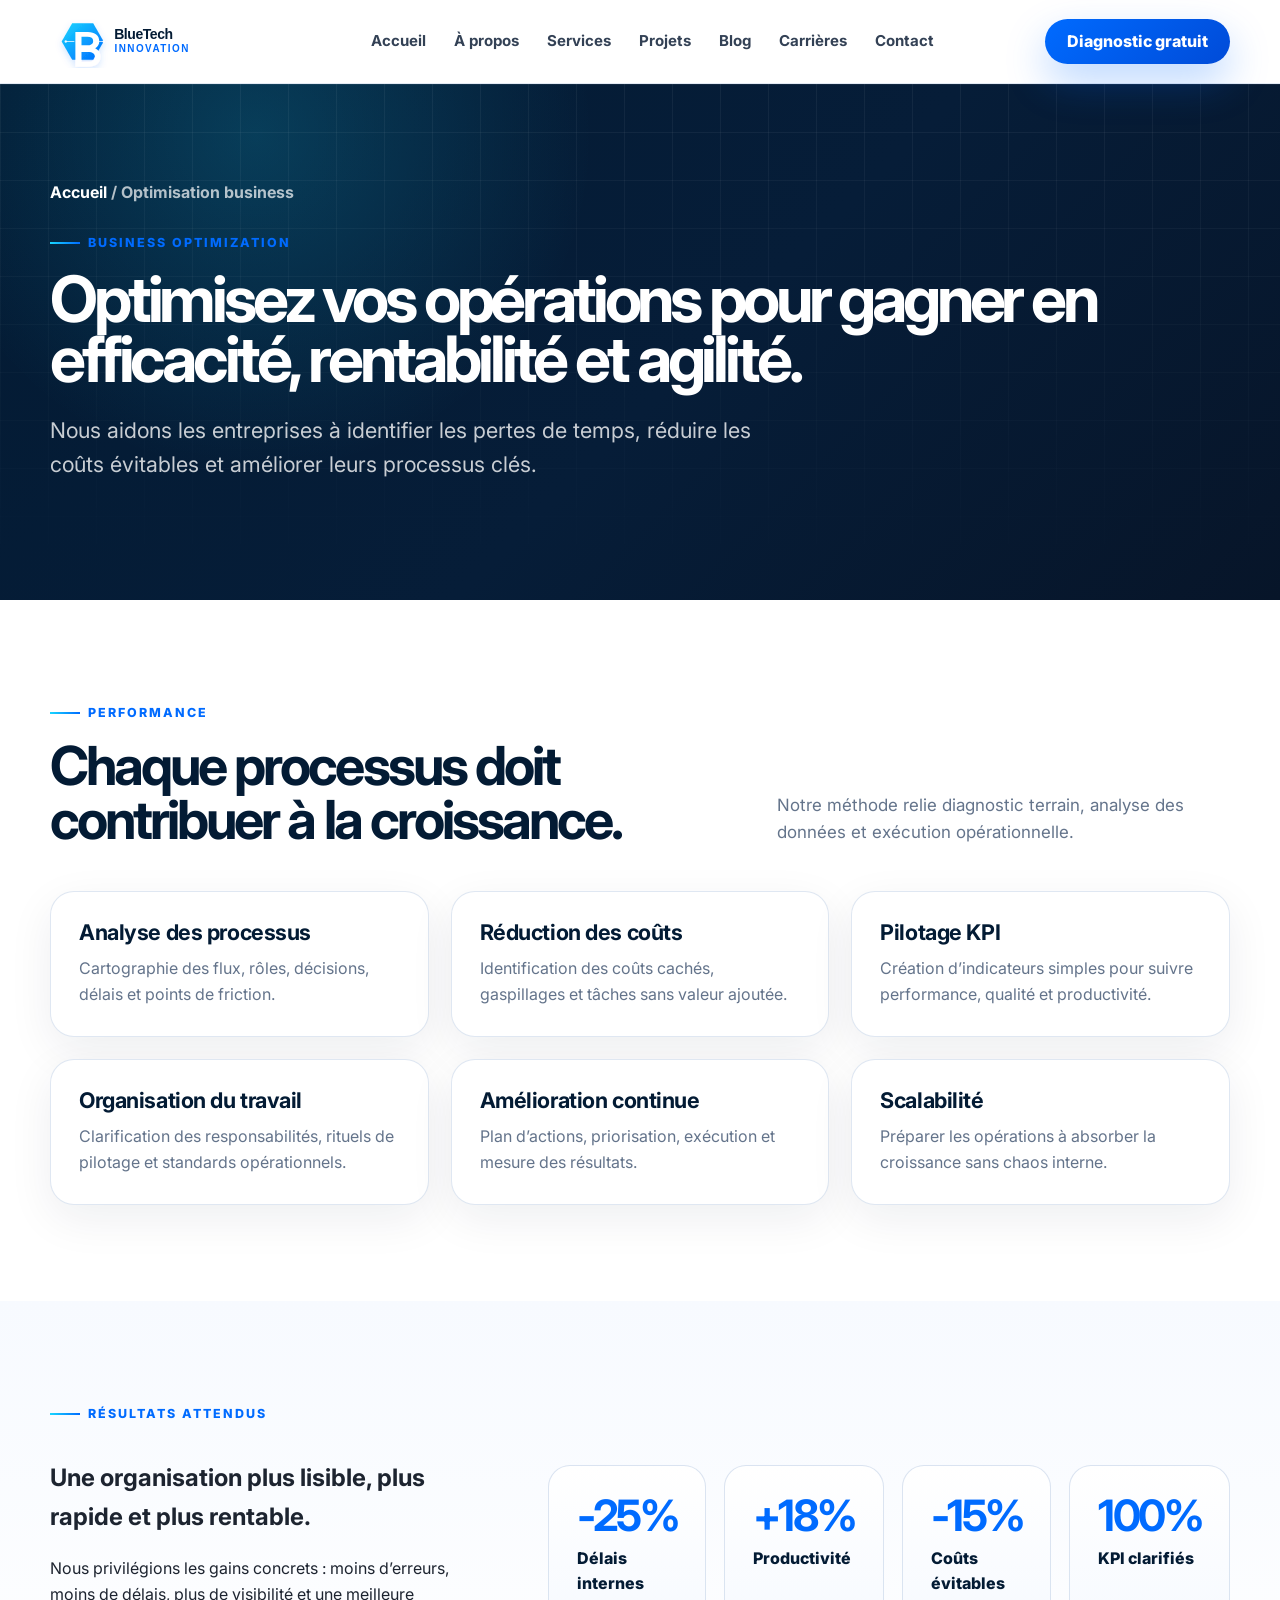
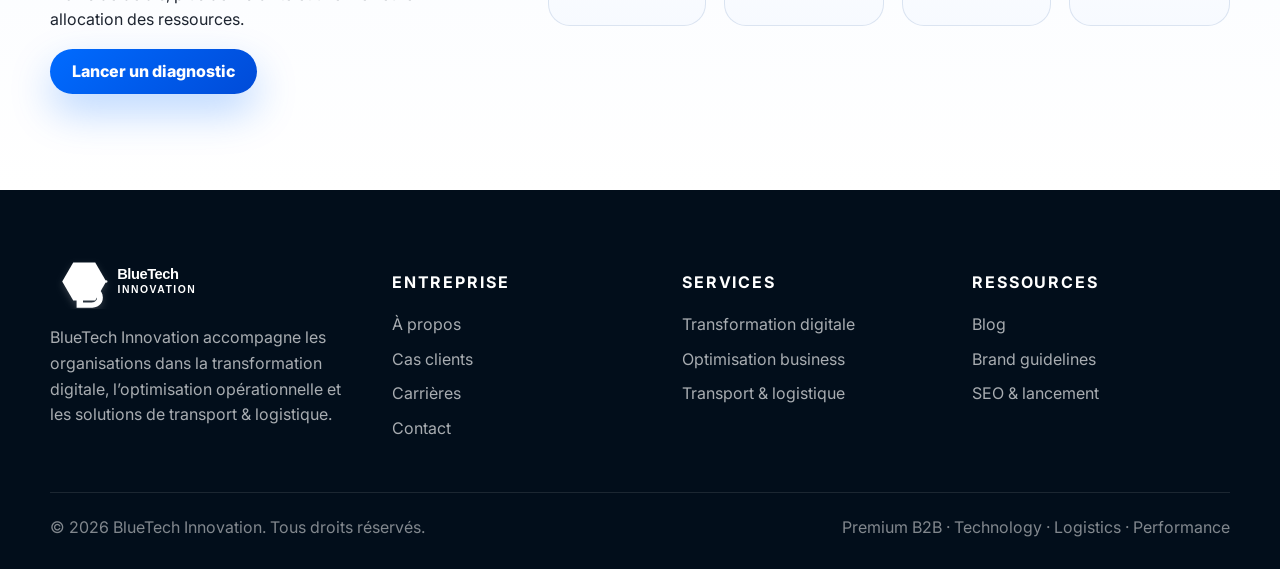
<file: business-optimization.html>
<!doctype html><html lang="fr"><head><meta charset="utf-8"><meta name="viewport" content="width=device-width,initial-scale=1"><title>Optimisation business | BlueTech Innovation</title><meta name="description" content="BlueTech Innovation aide les entreprises à optimiser leurs processus, réduire leurs coûts et améliorer leur performance opérationnelle grâce à une méthode structurée."><meta name="keywords" content="optimisation business, amélioration processus, performance opérationnelle, réduction coûts entreprise"><meta name="theme-color" content="#031B34"><link rel="icon" href="assets/logo/favicon.svg" type="image/svg+xml"><link rel="apple-touch-icon" href="assets/logo/favicon.png"><link rel="manifest" href="manifest.json"><link rel="preconnect" href="https://fonts.googleapis.com"><link rel="preconnect" href="https://fonts.gstatic.com" crossorigin><link href="https://fonts.googleapis.com/css2?family=Inter:wght@400;500;600;700;800;900&display=swap" rel="stylesheet"><link rel="stylesheet" href="assets/css/styles.css"><script type="application/ld+json">{"@context": "https://schema.org", "@type": "Organization", "name": "BlueTech Innovation", "url": "https://www.bluetechinnovation.com", "logo": "assets/logo/bluetech-logo.png", "sameAs": ["https://www.linkedin.com/company/bluetech-innovation"]}</script></head><body><header class="site-header"><div class="container nav"><a class="brand" href="index.html" aria-label="BlueTech Innovation"><img src="assets/logo/bluetech-logo.svg" alt="BlueTech Innovation"></a><nav class="nav-links" aria-label="Navigation principale"><a href="index.html" class="">Accueil</a><a href="about.html" class="">À propos</a><a href="services.html" class="">Services</a><a href="projects.html" class="">Projets</a><a href="blog.html" class="">Blog</a><a href="careers.html" class="">Carrières</a><a href="contact.html" class="">Contact</a></nav><div class="nav-actions"><a class="btn btn-primary" href="contact.html">Diagnostic gratuit</a><button class="menu-toggle" aria-label="Ouvrir le menu">Menu</button></div></div></header><main>
<section class="page-hero dark grid-bg"><div class="container"><div class="breadcrumb"><a href="index.html">Accueil</a> / Optimisation business</div><span class="eyebrow">Business Optimization</span><h1>Optimisez vos opérations pour gagner en efficacité, rentabilité et agilité.</h1><p>Nous aidons les entreprises à identifier les pertes de temps, réduire les coûts évitables et améliorer leurs processus clés.</p></div></section>
<section class="section"><div class="container"><div class="section-head reveal"><div><span class="eyebrow">Performance</span><h2>Chaque processus doit contribuer à la croissance.</h2></div><p>Notre méthode relie diagnostic terrain, analyse des données et exécution opérationnelle.</p></div><div class="cards"><article class="card reveal"><h3>Analyse des processus</h3><p>Cartographie des flux, rôles, décisions, délais et points de friction.</p></article><article class="card reveal"><h3>Réduction des coûts</h3><p>Identification des coûts cachés, gaspillages et tâches sans valeur ajoutée.</p></article><article class="card reveal"><h3>Pilotage KPI</h3><p>Création d’indicateurs simples pour suivre performance, qualité et productivité.</p></article><article class="card reveal"><h3>Organisation du travail</h3><p>Clarification des responsabilités, rituels de pilotage et standards opérationnels.</p></article><article class="card reveal"><h3>Amélioration continue</h3><p>Plan d’actions, priorisation, exécution et mesure des résultats.</p></article><article class="card reveal"><h3>Scalabilité</h3><p>Préparer les opérations à absorber la croissance sans chaos interne.</p></article></div></div></section>
<section class="section soft"><div class="container split"><div class="reveal"><span class="eyebrow">Résultats attendus</span><h2>Une organisation plus lisible, plus rapide et plus rentable.</h2><p>Nous privilégions les gains concrets : moins d’erreurs, moins de délais, plus de visibilité et une meilleure allocation des ressources.</p><div class="cta-row"><a class="btn btn-primary" href="contact.html">Lancer un diagnostic</a></div></div><div class="stats reveal"><div class="stat"><strong>-25%</strong><span>Délais internes</span></div><div class="stat"><strong>+18%</strong><span>Productivité</span></div><div class="stat"><strong>-15%</strong><span>Coûts évitables</span></div><div class="stat"><strong>100%</strong><span>KPI clarifiés</span></div></div></div></section>
</main><footer class="site-footer"><div class="container"><div class="footer-grid"><div><img src="assets/logo/bluetech-logo-white.svg" alt="BlueTech Innovation"><p>BlueTech Innovation accompagne les organisations dans la transformation digitale, l’optimisation opérationnelle et les solutions de transport & logistique.</p></div><div class="footer-col"><h3>Entreprise</h3><a href="about.html">À propos</a><a href="projects.html">Cas clients</a><a href="careers.html">Carrières</a><a href="contact.html">Contact</a></div><div class="footer-col"><h3>Services</h3><a href="digital-transformation.html">Transformation digitale</a><a href="business-optimization.html">Optimisation business</a><a href="transportation-logistics.html">Transport & logistique</a></div><div class="footer-col"><h3>Ressources</h3><a href="blog.html">Blog</a><a href="brand-guidelines.html">Brand guidelines</a><a href="docs/SEO-LAUNCH-STRATEGY.md">SEO & lancement</a></div></div><div class="footer-bottom"><span>© 2026 BlueTech Innovation. Tous droits réservés.</span><span>Premium B2B · Technology · Logistics · Performance</span></div></div></footer><script src="assets/js/main.js"></script></body></html>
</file>
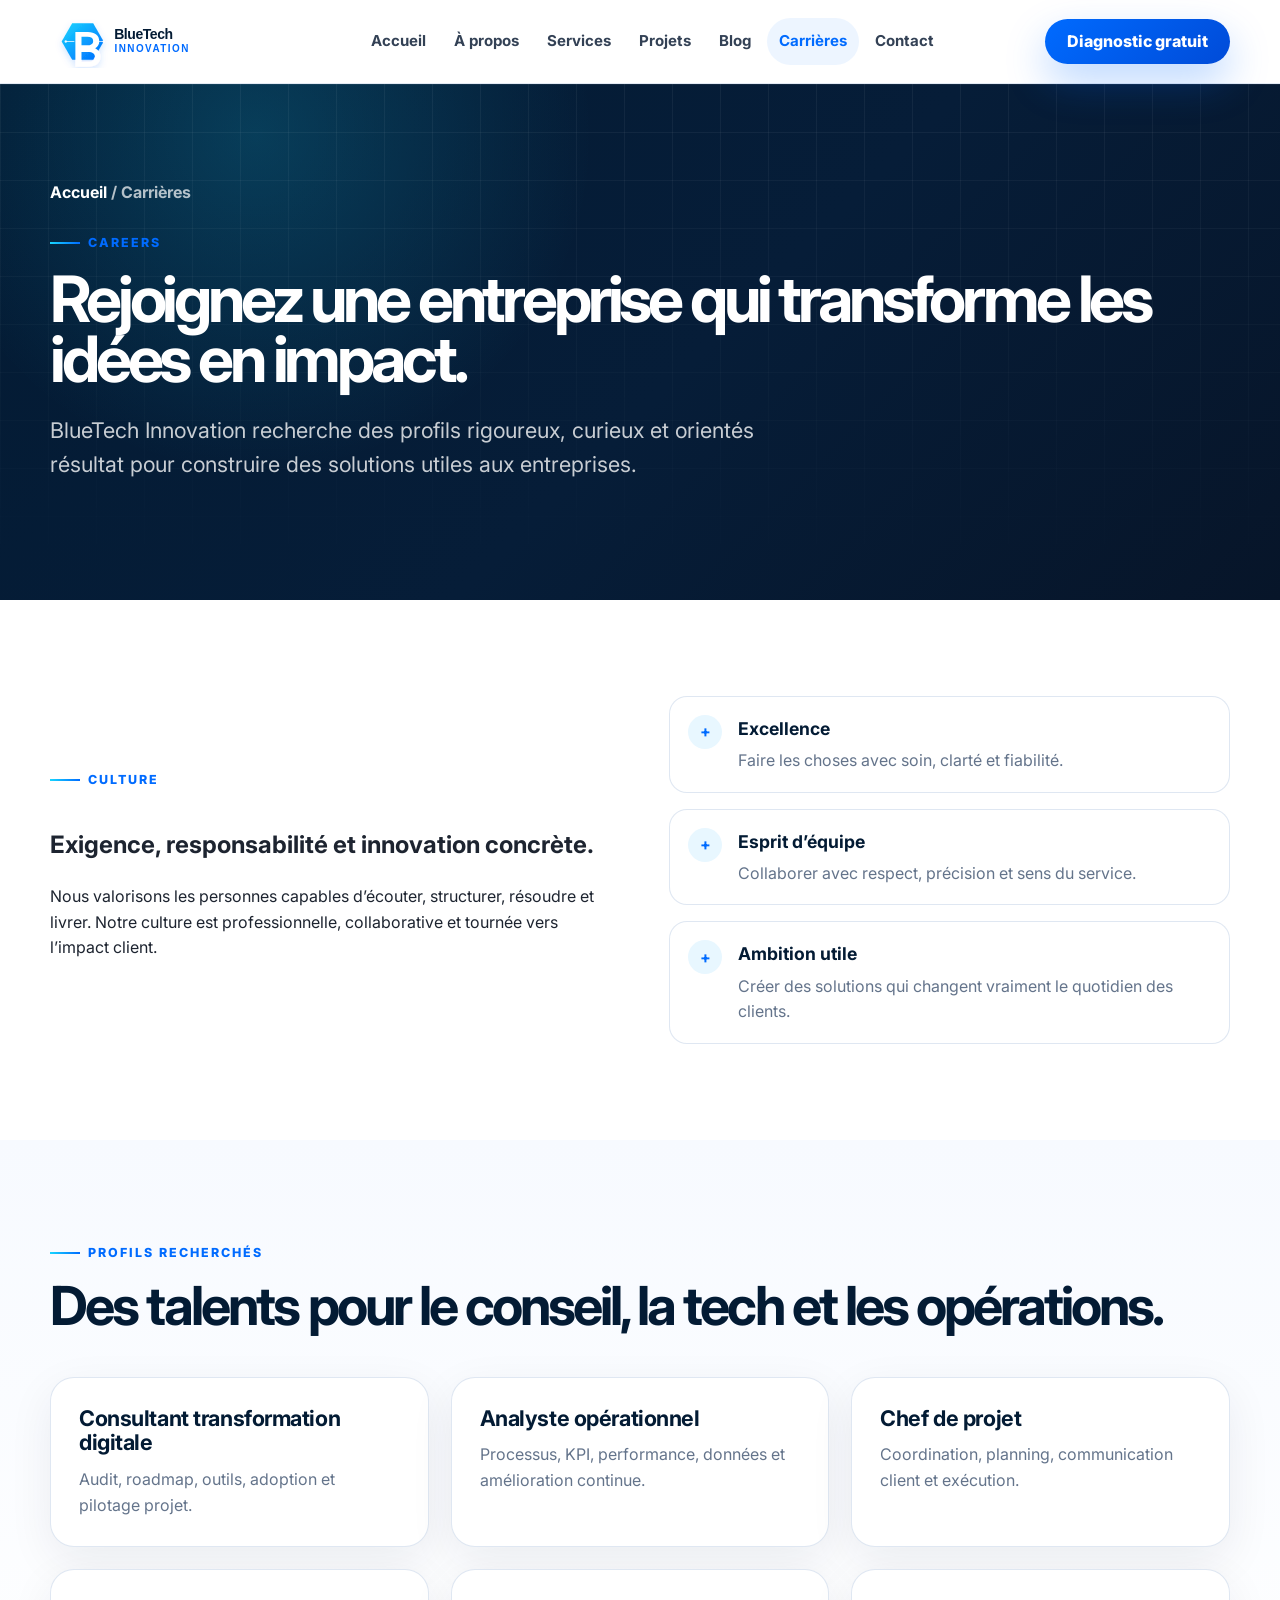
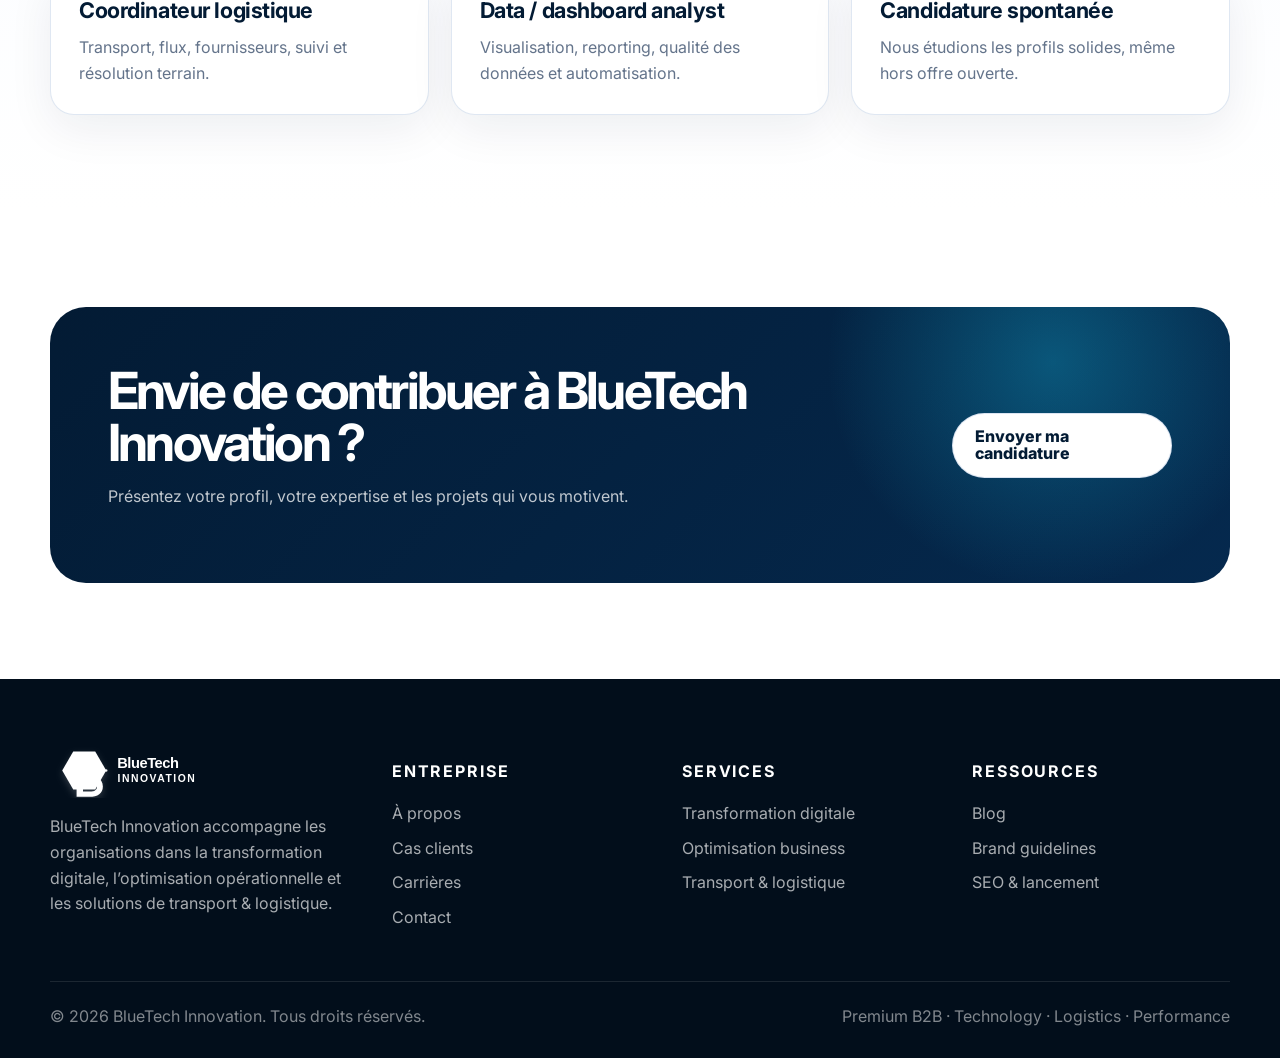
<file: careers.html>
<!doctype html><html lang="fr"><head><meta charset="utf-8"><meta name="viewport" content="width=device-width,initial-scale=1"><title>Carrières | BlueTech Innovation</title><meta name="description" content="Rejoignez BlueTech Innovation et participez à des projets de transformation digitale, optimisation opérationnelle et logistique intelligente."><meta name="keywords" content="carrières transformation digitale, emploi consultant digital, recrutement logistique, BlueTech Innovation jobs"><meta name="theme-color" content="#031B34"><link rel="icon" href="assets/logo/favicon.svg" type="image/svg+xml"><link rel="apple-touch-icon" href="assets/logo/favicon.png"><link rel="manifest" href="manifest.json"><link rel="preconnect" href="https://fonts.googleapis.com"><link rel="preconnect" href="https://fonts.gstatic.com" crossorigin><link href="https://fonts.googleapis.com/css2?family=Inter:wght@400;500;600;700;800;900&display=swap" rel="stylesheet"><link rel="stylesheet" href="assets/css/styles.css"><script type="application/ld+json">{"@context": "https://schema.org", "@type": "Organization", "name": "BlueTech Innovation", "url": "https://www.bluetechinnovation.com", "logo": "assets/logo/bluetech-logo.png", "sameAs": ["https://www.linkedin.com/company/bluetech-innovation"]}</script></head><body><header class="site-header"><div class="container nav"><a class="brand" href="index.html" aria-label="BlueTech Innovation"><img src="assets/logo/bluetech-logo.svg" alt="BlueTech Innovation"></a><nav class="nav-links" aria-label="Navigation principale"><a href="index.html" class="">Accueil</a><a href="about.html" class="">À propos</a><a href="services.html" class="">Services</a><a href="projects.html" class="">Projets</a><a href="blog.html" class="">Blog</a><a href="careers.html" class="active">Carrières</a><a href="contact.html" class="">Contact</a></nav><div class="nav-actions"><a class="btn btn-primary" href="contact.html">Diagnostic gratuit</a><button class="menu-toggle" aria-label="Ouvrir le menu">Menu</button></div></div></header><main>
<section class="page-hero dark grid-bg"><div class="container"><div class="breadcrumb"><a href="index.html">Accueil</a> / Carrières</div><span class="eyebrow">Careers</span><h1>Rejoignez une entreprise qui transforme les idées en impact.</h1><p>BlueTech Innovation recherche des profils rigoureux, curieux et orientés résultat pour construire des solutions utiles aux entreprises.</p></div></section>
<section class="section"><div class="container split"><div class="reveal"><span class="eyebrow">Culture</span><h2>Exigence, responsabilité et innovation concrète.</h2><p>Nous valorisons les personnes capables d’écouter, structurer, résoudre et livrer. Notre culture est professionnelle, collaborative et tournée vers l’impact client.</p></div><div class="feature-list reveal"><div class="feature"><b>+</b><div><h3>Excellence</h3><p>Faire les choses avec soin, clarté et fiabilité.</p></div></div><div class="feature"><b>+</b><div><h3>Esprit d’équipe</h3><p>Collaborer avec respect, précision et sens du service.</p></div></div><div class="feature"><b>+</b><div><h3>Ambition utile</h3><p>Créer des solutions qui changent vraiment le quotidien des clients.</p></div></div></div></div></section>
<section class="section soft"><div class="container"><div class="section-head reveal"><div><span class="eyebrow">Profils recherchés</span><h2>Des talents pour le conseil, la tech et les opérations.</h2></div></div><div class="cards"><article class="card reveal"><h3>Consultant transformation digitale</h3><p>Audit, roadmap, outils, adoption et pilotage projet.</p></article><article class="card reveal"><h3>Analyste opérationnel</h3><p>Processus, KPI, performance, données et amélioration continue.</p></article><article class="card reveal"><h3>Chef de projet</h3><p>Coordination, planning, communication client et exécution.</p></article><article class="card reveal"><h3>Coordinateur logistique</h3><p>Transport, flux, fournisseurs, suivi et résolution terrain.</p></article><article class="card reveal"><h3>Data / dashboard analyst</h3><p>Visualisation, reporting, qualité des données et automatisation.</p></article><article class="card reveal"><h3>Candidature spontanée</h3><p>Nous étudions les profils solides, même hors offre ouverte.</p></article></div></div></section>
<section class="section"><div class="container"><div class="cta-band reveal"><div><h2>Envie de contribuer à BlueTech Innovation ?</h2><p>Présentez votre profil, votre expertise et les projets qui vous motivent.</p></div><a class="btn btn-secondary" href="contact.html">Envoyer ma candidature</a></div></div></section>
</main><footer class="site-footer"><div class="container"><div class="footer-grid"><div><img src="assets/logo/bluetech-logo-white.svg" alt="BlueTech Innovation"><p>BlueTech Innovation accompagne les organisations dans la transformation digitale, l’optimisation opérationnelle et les solutions de transport & logistique.</p></div><div class="footer-col"><h3>Entreprise</h3><a href="about.html">À propos</a><a href="projects.html">Cas clients</a><a href="careers.html">Carrières</a><a href="contact.html">Contact</a></div><div class="footer-col"><h3>Services</h3><a href="digital-transformation.html">Transformation digitale</a><a href="business-optimization.html">Optimisation business</a><a href="transportation-logistics.html">Transport & logistique</a></div><div class="footer-col"><h3>Ressources</h3><a href="blog.html">Blog</a><a href="brand-guidelines.html">Brand guidelines</a><a href="docs/SEO-LAUNCH-STRATEGY.md">SEO & lancement</a></div></div><div class="footer-bottom"><span>© 2026 BlueTech Innovation. Tous droits réservés.</span><span>Premium B2B · Technology · Logistics · Performance</span></div></div></footer><script src="assets/js/main.js"></script></body></html>
</file>
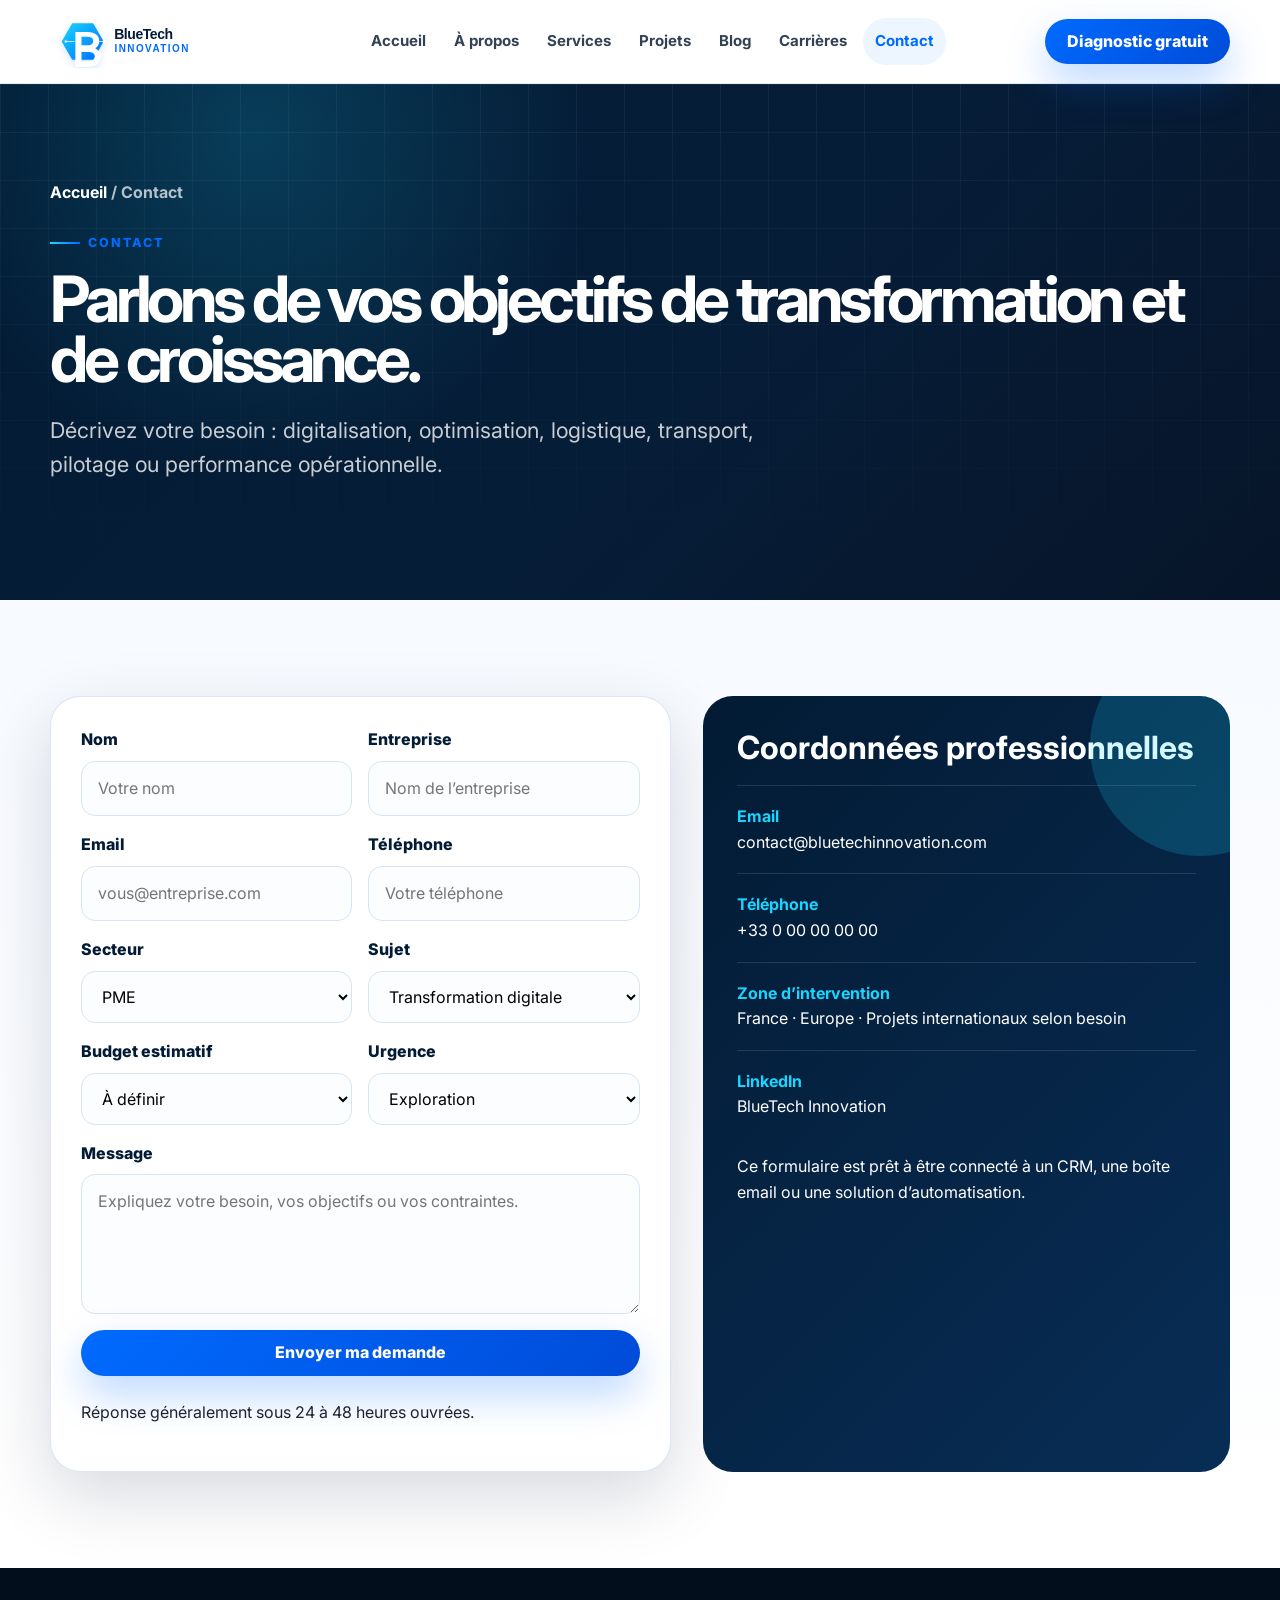
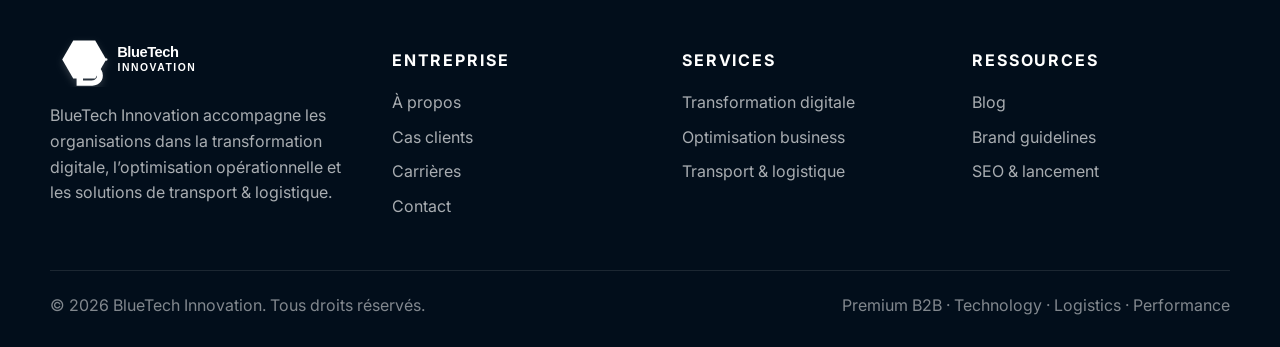
<file: contact.html>
<!doctype html><html lang="fr"><head><meta charset="utf-8"><meta name="viewport" content="width=device-width,initial-scale=1"><title>Contact | BlueTech Innovation</title><meta name="description" content="Contactez BlueTech Innovation pour discuter de vos besoins en transformation digitale, optimisation business ou solutions logistiques."><meta name="keywords" content="contact BlueTech Innovation, conseil transformation digitale, devis logistique, consultation optimisation entreprise"><meta name="theme-color" content="#031B34"><link rel="icon" href="assets/logo/favicon.svg" type="image/svg+xml"><link rel="apple-touch-icon" href="assets/logo/favicon.png"><link rel="manifest" href="manifest.json"><link rel="preconnect" href="https://fonts.googleapis.com"><link rel="preconnect" href="https://fonts.gstatic.com" crossorigin><link href="https://fonts.googleapis.com/css2?family=Inter:wght@400;500;600;700;800;900&display=swap" rel="stylesheet"><link rel="stylesheet" href="assets/css/styles.css"><script type="application/ld+json">{"@context": "https://schema.org", "@type": "Organization", "name": "BlueTech Innovation", "url": "https://www.bluetechinnovation.com", "logo": "assets/logo/bluetech-logo.png", "sameAs": ["https://www.linkedin.com/company/bluetech-innovation"]}</script></head><body><header class="site-header"><div class="container nav"><a class="brand" href="index.html" aria-label="BlueTech Innovation"><img src="assets/logo/bluetech-logo.svg" alt="BlueTech Innovation"></a><nav class="nav-links" aria-label="Navigation principale"><a href="index.html" class="">Accueil</a><a href="about.html" class="">À propos</a><a href="services.html" class="">Services</a><a href="projects.html" class="">Projets</a><a href="blog.html" class="">Blog</a><a href="careers.html" class="">Carrières</a><a href="contact.html" class="active">Contact</a></nav><div class="nav-actions"><a class="btn btn-primary" href="contact.html">Diagnostic gratuit</a><button class="menu-toggle" aria-label="Ouvrir le menu">Menu</button></div></div></header><main>
<section class="page-hero dark grid-bg"><div class="container"><div class="breadcrumb"><a href="index.html">Accueil</a> / Contact</div><span class="eyebrow">Contact</span><h1>Parlons de vos objectifs de transformation et de croissance.</h1><p>Décrivez votre besoin : digitalisation, optimisation, logistique, transport, pilotage ou performance opérationnelle.</p></div></section>
<section class="section soft"><div class="container form-wrap"><form class="contact-form reveal" data-contact-form><div class="form-grid"><div class="field"><label for="name">Nom</label><input id="name" name="name" required placeholder="Votre nom"></div><div class="field"><label for="company">Entreprise</label><input id="company" name="company" placeholder="Nom de l’entreprise"></div><div class="field"><label for="email">Email</label><input id="email" name="email" type="email" required placeholder="vous@entreprise.com"></div><div class="field"><label for="phone">Téléphone</label><input id="phone" name="phone" placeholder="Votre téléphone"></div><div class="field"><label for="sector">Secteur</label><select id="sector" name="sector"><option>PME</option><option>Industrie</option><option>Transport & logistique</option><option>Ingénierie</option><option>Organisation publique</option><option>Autre</option></select></div><div class="field"><label for="topic">Sujet</label><select id="topic" name="topic"><option>Transformation digitale</option><option>Optimisation business</option><option>Transport & logistique</option><option>Projet complet</option><option>Partenariat</option></select></div><div class="field"><label for="budget">Budget estimatif</label><select id="budget" name="budget"><option>À définir</option><option>Moins de 5 000 €</option><option>5 000 € - 15 000 €</option><option>15 000 € - 50 000 €</option><option>Plus de 50 000 €</option></select></div><div class="field"><label for="urgency">Urgence</label><select id="urgency" name="urgency"><option>Exploration</option><option>Dans le mois</option><option>Dans les 3 mois</option><option>Urgent</option></select></div><div class="field full"><label for="message">Message</label><textarea id="message" name="message" required placeholder="Expliquez votre besoin, vos objectifs ou vos contraintes."></textarea></div><div class="field full"><button class="btn btn-primary" type="submit">Envoyer ma demande</button><p data-form-note>Réponse généralement sous 24 à 48 heures ouvrées.</p></div></div></form><aside class="info-panel reveal"><h3>Coordonnées professionnelles</h3><div class="info-item"><b>Email</b><span>contact@bluetechinnovation.com</span></div><div class="info-item"><b>Téléphone</b><span>+33 0 00 00 00 00</span></div><div class="info-item"><b>Zone d’intervention</b><span>France · Europe · Projets internationaux selon besoin</span></div><div class="info-item"><b>LinkedIn</b><span>BlueTech Innovation</span></div><p>Ce formulaire est prêt à être connecté à un CRM, une boîte email ou une solution d’automatisation.</p></aside></div></section>
</main><footer class="site-footer"><div class="container"><div class="footer-grid"><div><img src="assets/logo/bluetech-logo-white.svg" alt="BlueTech Innovation"><p>BlueTech Innovation accompagne les organisations dans la transformation digitale, l’optimisation opérationnelle et les solutions de transport & logistique.</p></div><div class="footer-col"><h3>Entreprise</h3><a href="about.html">À propos</a><a href="projects.html">Cas clients</a><a href="careers.html">Carrières</a><a href="contact.html">Contact</a></div><div class="footer-col"><h3>Services</h3><a href="digital-transformation.html">Transformation digitale</a><a href="business-optimization.html">Optimisation business</a><a href="transportation-logistics.html">Transport & logistique</a></div><div class="footer-col"><h3>Ressources</h3><a href="blog.html">Blog</a><a href="brand-guidelines.html">Brand guidelines</a><a href="docs/SEO-LAUNCH-STRATEGY.md">SEO & lancement</a></div></div><div class="footer-bottom"><span>© 2026 BlueTech Innovation. Tous droits réservés.</span><span>Premium B2B · Technology · Logistics · Performance</span></div></div></footer><script src="assets/js/main.js"></script></body></html>
</file>
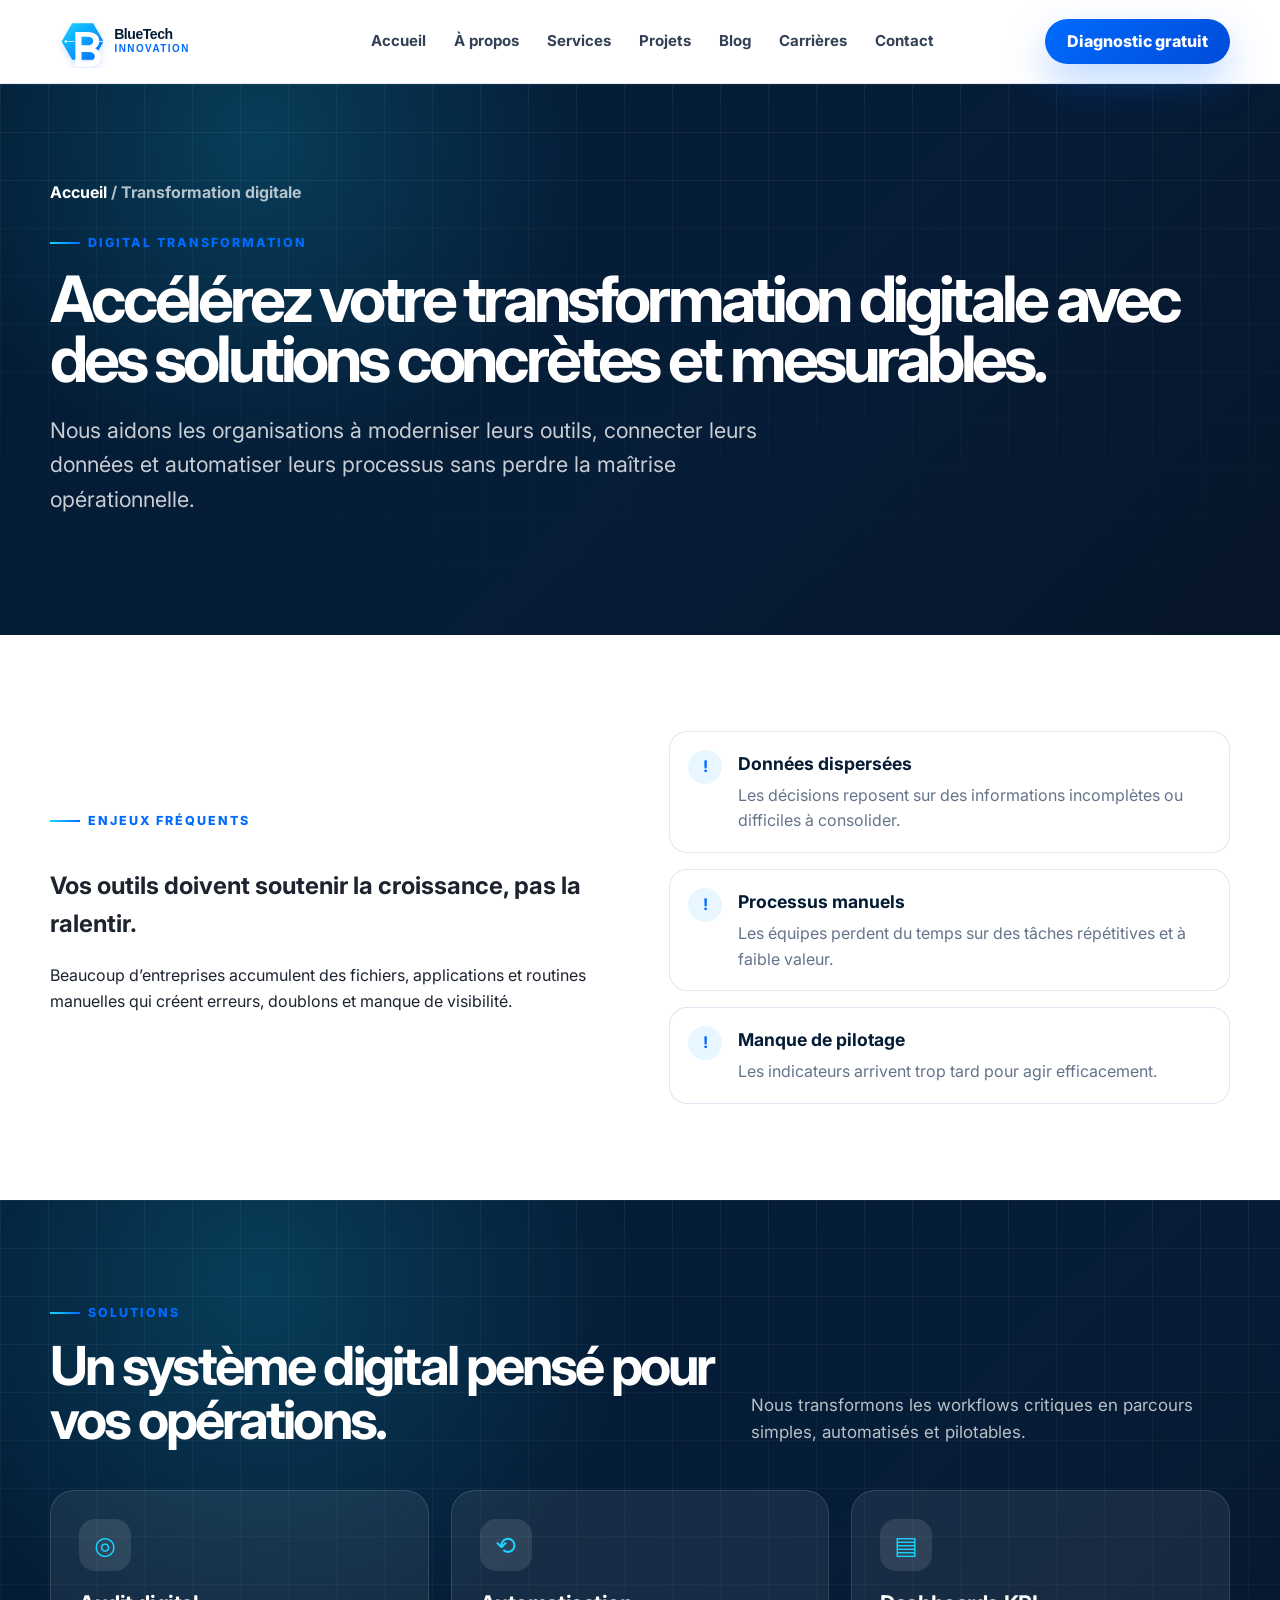
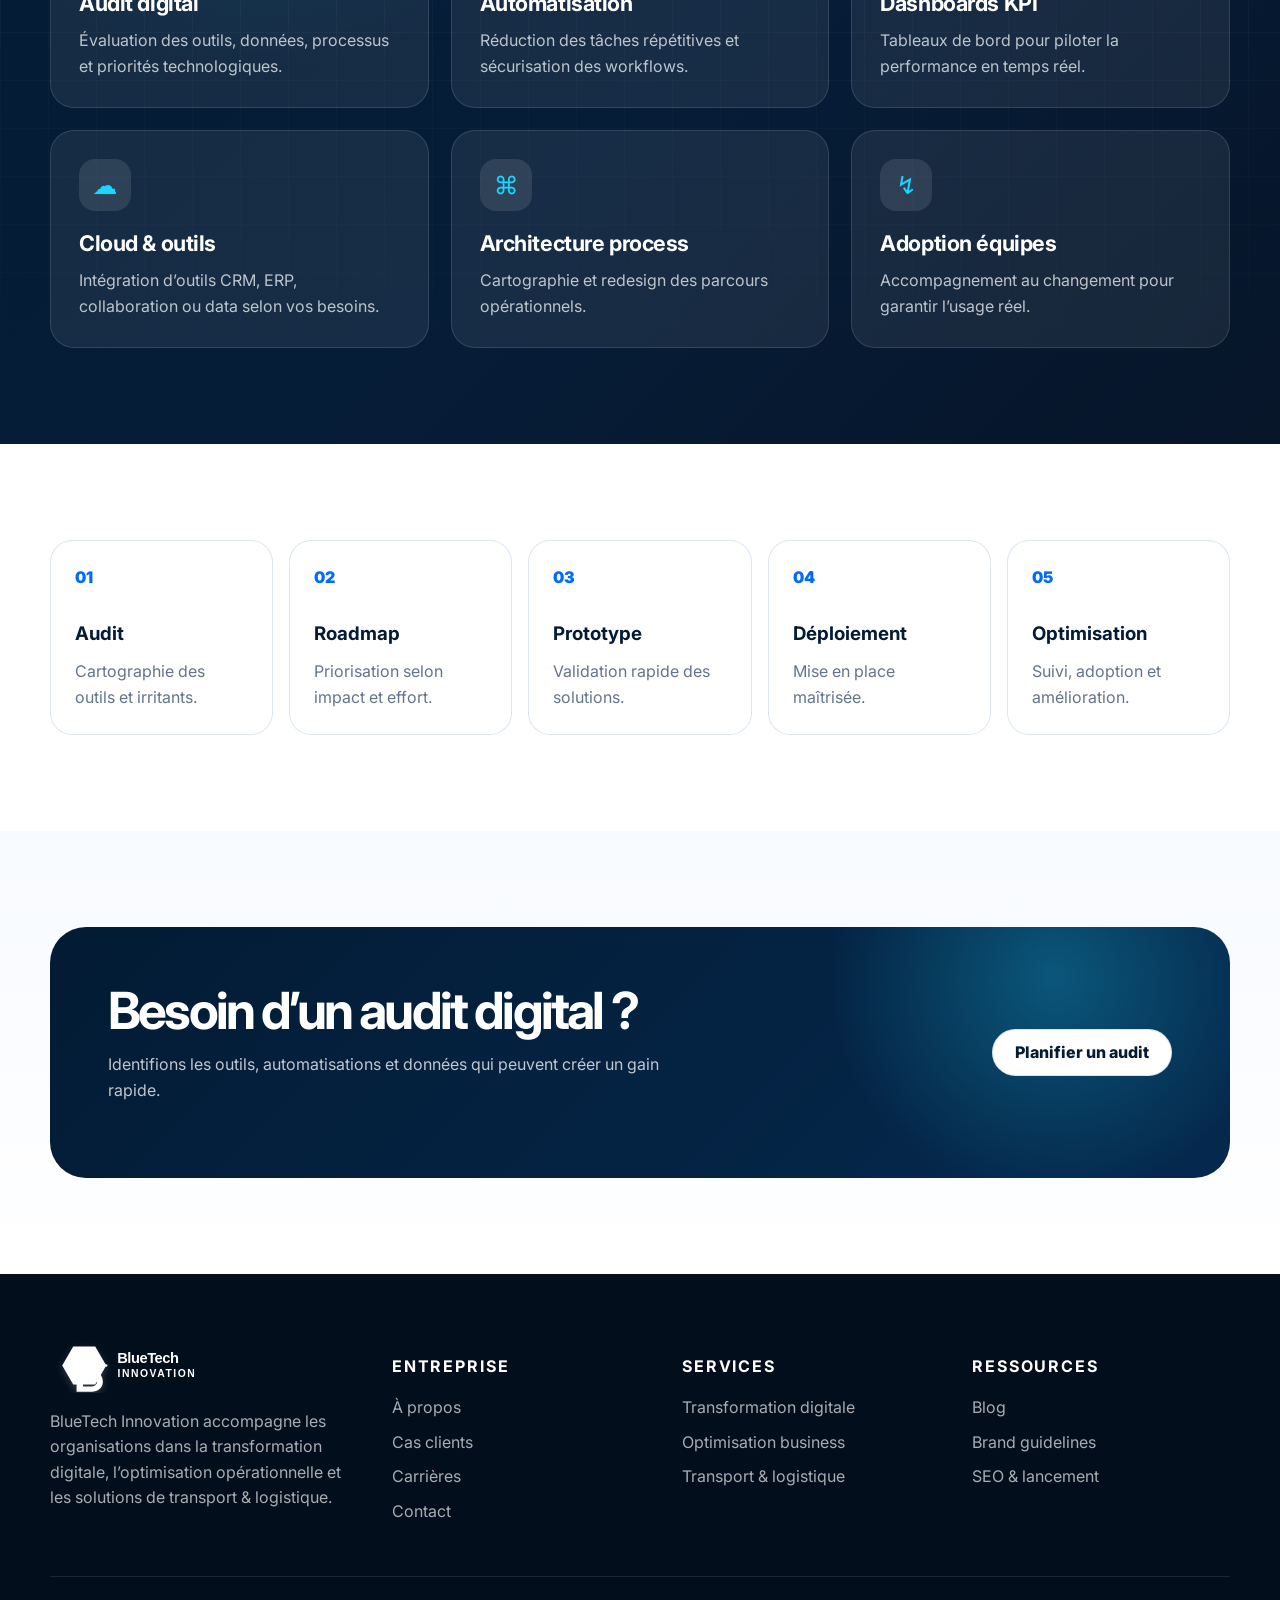
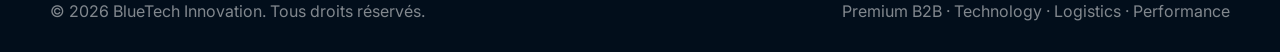
<file: digital-transformation.html>
<!doctype html><html lang="fr"><head><meta charset="utf-8"><meta name="viewport" content="width=device-width,initial-scale=1"><title>Transformation digitale | BlueTech Innovation</title><meta name="description" content="Modernisez votre entreprise avec BlueTech Innovation : audit digital, automatisation, tableaux de bord, intégration d’outils et stratégie de transformation."><meta name="keywords" content="transformation digitale PME, automatisation entreprise, digitalisation processus, conseil technologie"><meta name="theme-color" content="#031B34"><link rel="icon" href="assets/logo/favicon.svg" type="image/svg+xml"><link rel="apple-touch-icon" href="assets/logo/favicon.png"><link rel="manifest" href="manifest.json"><link rel="preconnect" href="https://fonts.googleapis.com"><link rel="preconnect" href="https://fonts.gstatic.com" crossorigin><link href="https://fonts.googleapis.com/css2?family=Inter:wght@400;500;600;700;800;900&display=swap" rel="stylesheet"><link rel="stylesheet" href="assets/css/styles.css"><script type="application/ld+json">{"@context": "https://schema.org", "@type": "Organization", "name": "BlueTech Innovation", "url": "https://www.bluetechinnovation.com", "logo": "assets/logo/bluetech-logo.png", "sameAs": ["https://www.linkedin.com/company/bluetech-innovation"]}</script></head><body><header class="site-header"><div class="container nav"><a class="brand" href="index.html" aria-label="BlueTech Innovation"><img src="assets/logo/bluetech-logo.svg" alt="BlueTech Innovation"></a><nav class="nav-links" aria-label="Navigation principale"><a href="index.html" class="">Accueil</a><a href="about.html" class="">À propos</a><a href="services.html" class="">Services</a><a href="projects.html" class="">Projets</a><a href="blog.html" class="">Blog</a><a href="careers.html" class="">Carrières</a><a href="contact.html" class="">Contact</a></nav><div class="nav-actions"><a class="btn btn-primary" href="contact.html">Diagnostic gratuit</a><button class="menu-toggle" aria-label="Ouvrir le menu">Menu</button></div></div></header><main>
<section class="page-hero dark grid-bg"><div class="container"><div class="breadcrumb"><a href="index.html">Accueil</a> / Transformation digitale</div><span class="eyebrow">Digital Transformation</span><h1>Accélérez votre transformation digitale avec des solutions concrètes et mesurables.</h1><p>Nous aidons les organisations à moderniser leurs outils, connecter leurs données et automatiser leurs processus sans perdre la maîtrise opérationnelle.</p></div></section>
<section class="section"><div class="container split"><div class="reveal"><span class="eyebrow">Enjeux fréquents</span><h2>Vos outils doivent soutenir la croissance, pas la ralentir.</h2><p>Beaucoup d’entreprises accumulent des fichiers, applications et routines manuelles qui créent erreurs, doublons et manque de visibilité.</p></div><div class="feature-list reveal"><div class="feature"><b>!</b><div><h3>Données dispersées</h3><p>Les décisions reposent sur des informations incomplètes ou difficiles à consolider.</p></div></div><div class="feature"><b>!</b><div><h3>Processus manuels</h3><p>Les équipes perdent du temps sur des tâches répétitives et à faible valeur.</p></div></div><div class="feature"><b>!</b><div><h3>Manque de pilotage</h3><p>Les indicateurs arrivent trop tard pour agir efficacement.</p></div></div></div></div></section>
<section class="section dark grid-bg"><div class="container"><div class="section-head reveal"><div><span class="eyebrow">Solutions</span><h2>Un système digital pensé pour vos opérations.</h2></div><p>Nous transformons les workflows critiques en parcours simples, automatisés et pilotables.</p></div><div class="cards"><article class="card dark-card reveal"><div class="icon">◎</div><h3>Audit digital</h3><p>Évaluation des outils, données, processus et priorités technologiques.</p></article><article class="card dark-card reveal"><div class="icon">⟲</div><h3>Automatisation</h3><p>Réduction des tâches répétitives et sécurisation des workflows.</p></article><article class="card dark-card reveal"><div class="icon">▤</div><h3>Dashboards KPI</h3><p>Tableaux de bord pour piloter la performance en temps réel.</p></article><article class="card dark-card reveal"><div class="icon">☁</div><h3>Cloud & outils</h3><p>Intégration d’outils CRM, ERP, collaboration ou data selon vos besoins.</p></article><article class="card dark-card reveal"><div class="icon">⌘</div><h3>Architecture process</h3><p>Cartographie et redesign des parcours opérationnels.</p></article><article class="card dark-card reveal"><div class="icon">↯</div><h3>Adoption équipes</h3><p>Accompagnement au changement pour garantir l’usage réel.</p></article></div></div></section>
<section class="section"><div class="container"><div class="process reveal"><div class="process-card"><h3>Audit</h3><p>Cartographie des outils et irritants.</p></div><div class="process-card"><h3>Roadmap</h3><p>Priorisation selon impact et effort.</p></div><div class="process-card"><h3>Prototype</h3><p>Validation rapide des solutions.</p></div><div class="process-card"><h3>Déploiement</h3><p>Mise en place maîtrisée.</p></div><div class="process-card"><h3>Optimisation</h3><p>Suivi, adoption et amélioration.</p></div></div></div></section>
<section class="section soft"><div class="container"><div class="cta-band reveal"><div><h2>Besoin d’un audit digital ?</h2><p>Identifions les outils, automatisations et données qui peuvent créer un gain rapide.</p></div><a class="btn btn-secondary" href="contact.html">Planifier un audit</a></div></div></section>
</main><footer class="site-footer"><div class="container"><div class="footer-grid"><div><img src="assets/logo/bluetech-logo-white.svg" alt="BlueTech Innovation"><p>BlueTech Innovation accompagne les organisations dans la transformation digitale, l’optimisation opérationnelle et les solutions de transport & logistique.</p></div><div class="footer-col"><h3>Entreprise</h3><a href="about.html">À propos</a><a href="projects.html">Cas clients</a><a href="careers.html">Carrières</a><a href="contact.html">Contact</a></div><div class="footer-col"><h3>Services</h3><a href="digital-transformation.html">Transformation digitale</a><a href="business-optimization.html">Optimisation business</a><a href="transportation-logistics.html">Transport & logistique</a></div><div class="footer-col"><h3>Ressources</h3><a href="blog.html">Blog</a><a href="brand-guidelines.html">Brand guidelines</a><a href="docs/SEO-LAUNCH-STRATEGY.md">SEO & lancement</a></div></div><div class="footer-bottom"><span>© 2026 BlueTech Innovation. Tous droits réservés.</span><span>Premium B2B · Technology · Logistics · Performance</span></div></div></footer><script src="assets/js/main.js"></script></body></html>
</file>
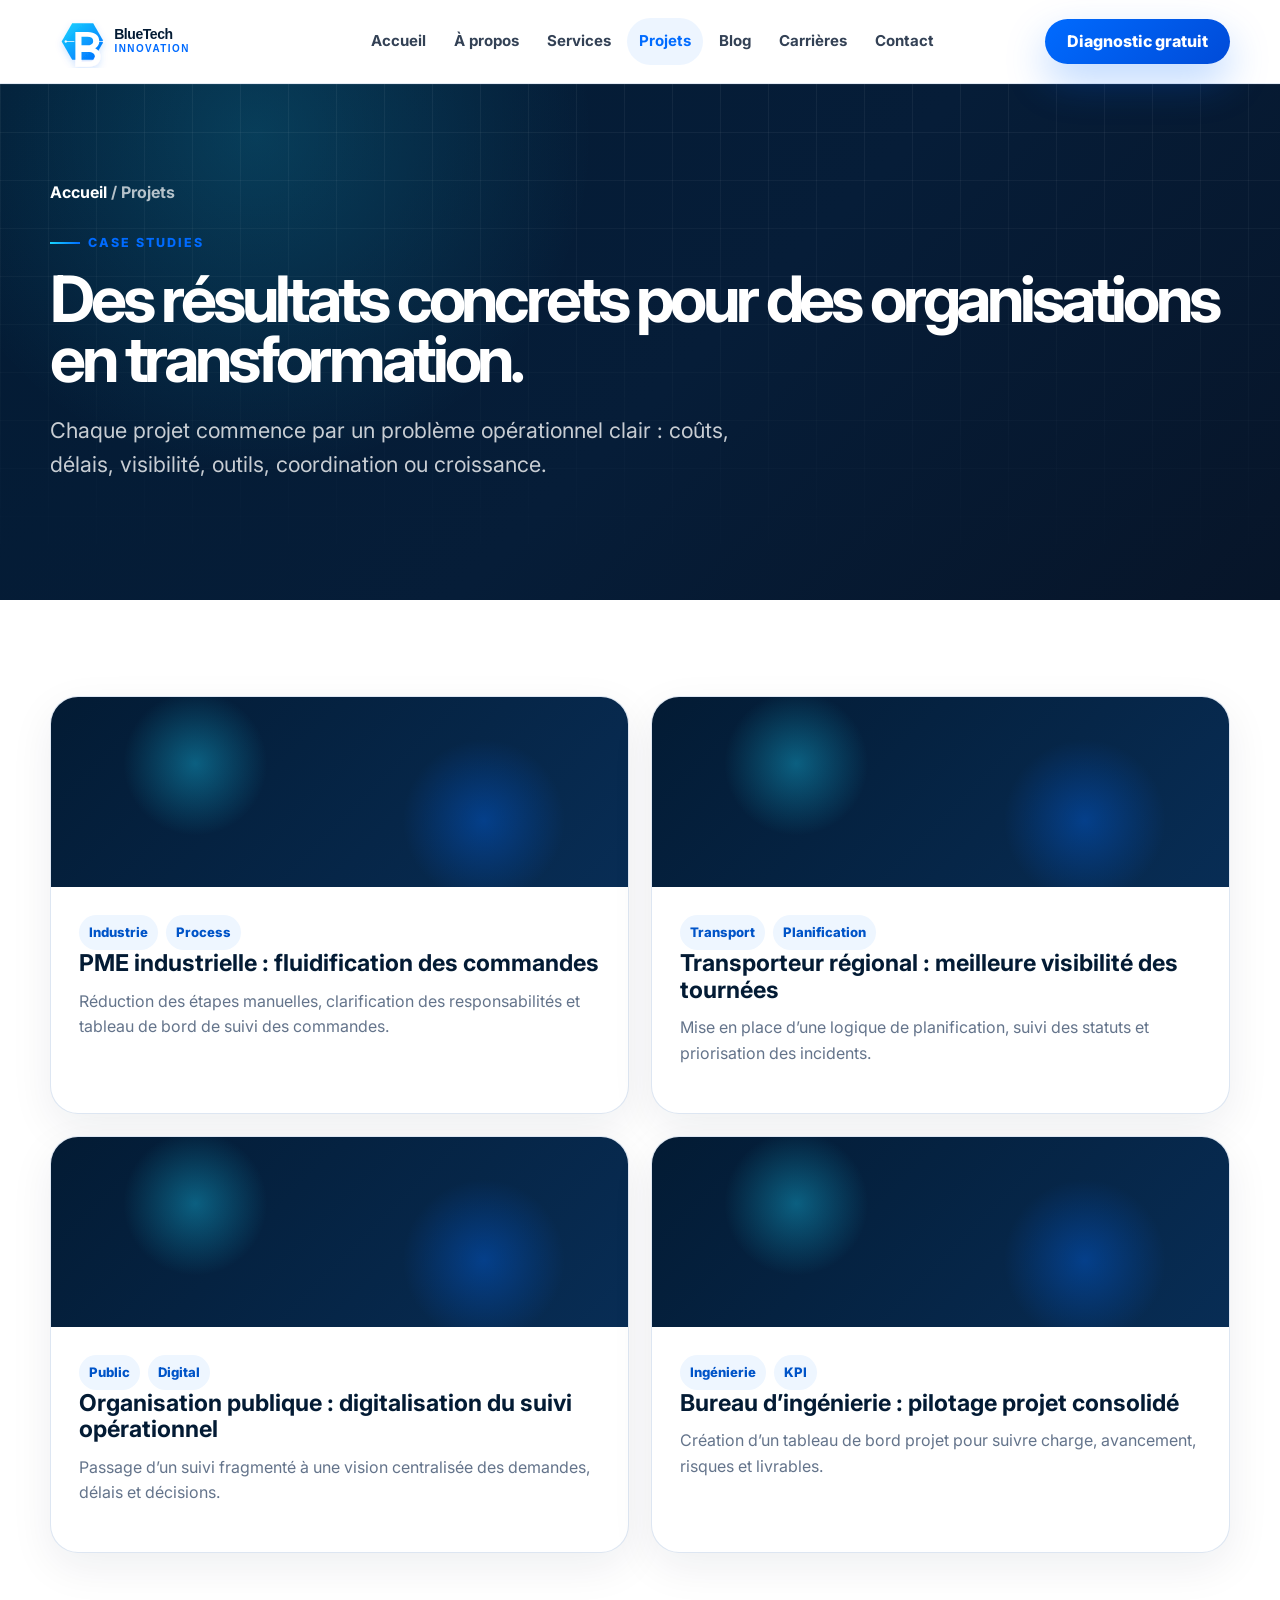
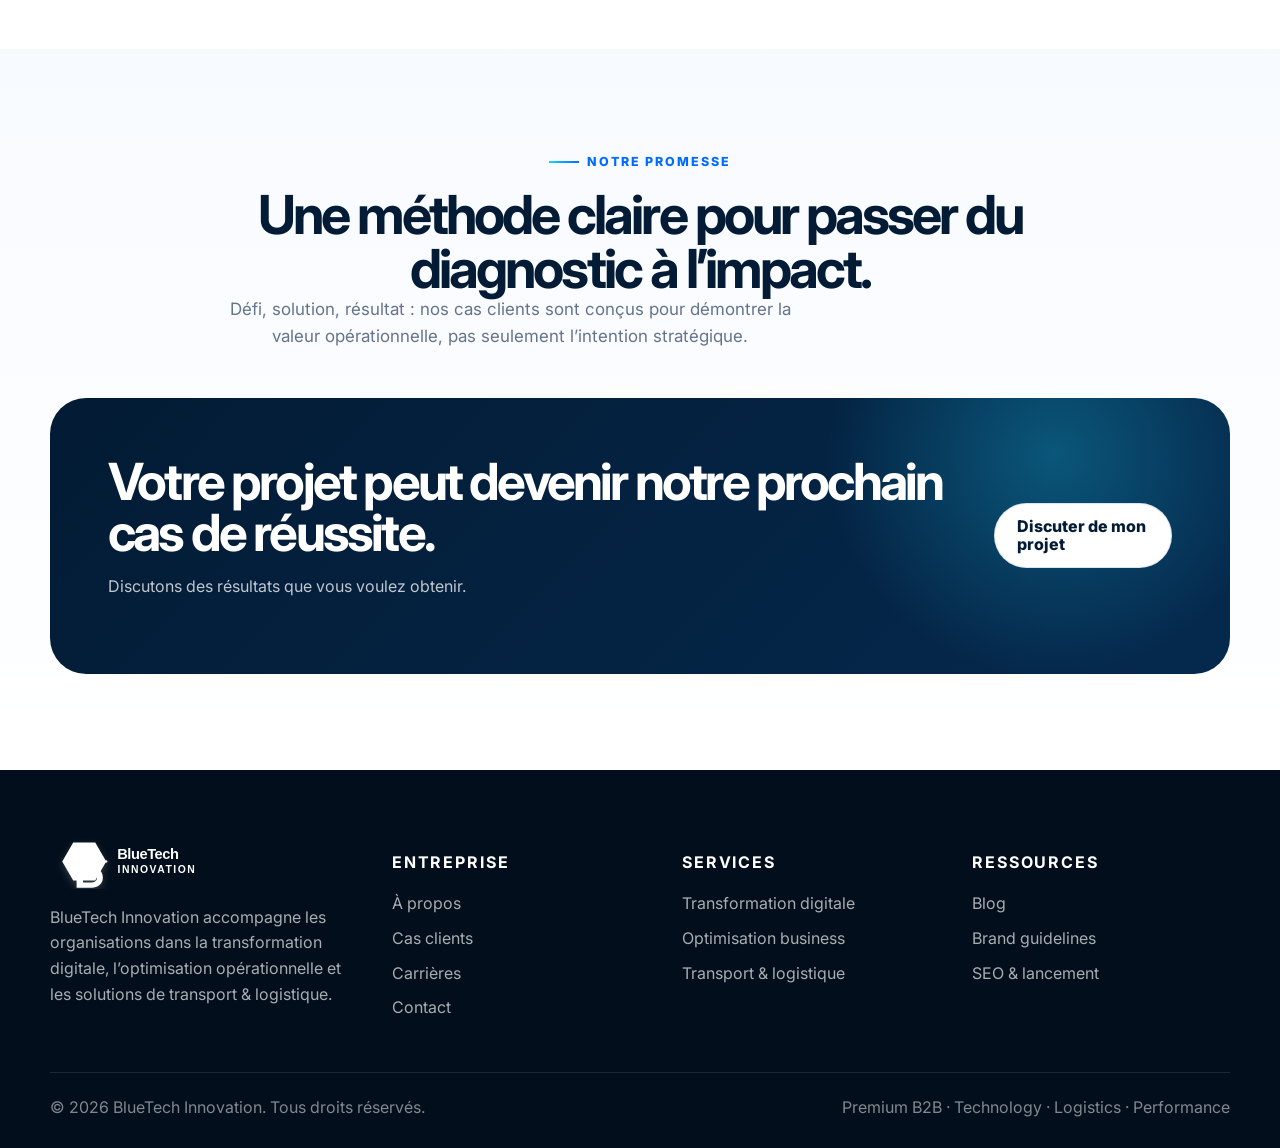
<file: projects.html>
<!doctype html><html lang="fr"><head><meta charset="utf-8"><meta name="viewport" content="width=device-width,initial-scale=1"><title>Projets & cas clients | BlueTech Innovation</title><meta name="description" content="Découvrez comment BlueTech Innovation accompagne les entreprises dans leurs projets de transformation digitale, optimisation et logistique."><meta name="keywords" content="cas client transformation digitale, projets optimisation entreprise, étude de cas logistique"><meta name="theme-color" content="#031B34"><link rel="icon" href="assets/logo/favicon.svg" type="image/svg+xml"><link rel="apple-touch-icon" href="assets/logo/favicon.png"><link rel="manifest" href="manifest.json"><link rel="preconnect" href="https://fonts.googleapis.com"><link rel="preconnect" href="https://fonts.gstatic.com" crossorigin><link href="https://fonts.googleapis.com/css2?family=Inter:wght@400;500;600;700;800;900&display=swap" rel="stylesheet"><link rel="stylesheet" href="assets/css/styles.css"><script type="application/ld+json">{"@context": "https://schema.org", "@type": "Organization", "name": "BlueTech Innovation", "url": "https://www.bluetechinnovation.com", "logo": "assets/logo/bluetech-logo.png", "sameAs": ["https://www.linkedin.com/company/bluetech-innovation"]}</script></head><body><header class="site-header"><div class="container nav"><a class="brand" href="index.html" aria-label="BlueTech Innovation"><img src="assets/logo/bluetech-logo.svg" alt="BlueTech Innovation"></a><nav class="nav-links" aria-label="Navigation principale"><a href="index.html" class="">Accueil</a><a href="about.html" class="">À propos</a><a href="services.html" class="">Services</a><a href="projects.html" class="active">Projets</a><a href="blog.html" class="">Blog</a><a href="careers.html" class="">Carrières</a><a href="contact.html" class="">Contact</a></nav><div class="nav-actions"><a class="btn btn-primary" href="contact.html">Diagnostic gratuit</a><button class="menu-toggle" aria-label="Ouvrir le menu">Menu</button></div></div></header><main>
<section class="page-hero dark grid-bg"><div class="container"><div class="breadcrumb"><a href="index.html">Accueil</a> / Projets</div><span class="eyebrow">Case studies</span><h1>Des résultats concrets pour des organisations en transformation.</h1><p>Chaque projet commence par un problème opérationnel clair : coûts, délais, visibilité, outils, coordination ou croissance.</p></div></section>
<section class="section"><div class="container"><div class="case-grid"><article class="case reveal"><div class="case-visual"></div><div class="case-body"><div class="tag-list"><span>Industrie</span><span>Process</span></div><h3>PME industrielle : fluidification des commandes</h3><p>Réduction des étapes manuelles, clarification des responsabilités et tableau de bord de suivi des commandes.</p></div></article><article class="case reveal"><div class="case-visual"></div><div class="case-body"><div class="tag-list"><span>Transport</span><span>Planification</span></div><h3>Transporteur régional : meilleure visibilité des tournées</h3><p>Mise en place d’une logique de planification, suivi des statuts et priorisation des incidents.</p></div></article><article class="case reveal"><div class="case-visual"></div><div class="case-body"><div class="tag-list"><span>Public</span><span>Digital</span></div><h3>Organisation publique : digitalisation du suivi opérationnel</h3><p>Passage d’un suivi fragmenté à une vision centralisée des demandes, délais et décisions.</p></div></article><article class="case reveal"><div class="case-visual"></div><div class="case-body"><div class="tag-list"><span>Ingénierie</span><span>KPI</span></div><h3>Bureau d’ingénierie : pilotage projet consolidé</h3><p>Création d’un tableau de bord projet pour suivre charge, avancement, risques et livrables.</p></div></article></div></div></section>
<section class="section soft"><div class="container"><div class="center reveal"><span class="eyebrow">Notre promesse</span><h2>Une méthode claire pour passer du diagnostic à l’impact.</h2><p>Défi, solution, résultat : nos cas clients sont conçus pour démontrer la valeur opérationnelle, pas seulement l’intention stratégique.</p></div><div class="cta-band reveal"><div><h2>Votre projet peut devenir notre prochain cas de réussite.</h2><p>Discutons des résultats que vous voulez obtenir.</p></div><a class="btn btn-secondary" href="contact.html">Discuter de mon projet</a></div></div></section>
</main><footer class="site-footer"><div class="container"><div class="footer-grid"><div><img src="assets/logo/bluetech-logo-white.svg" alt="BlueTech Innovation"><p>BlueTech Innovation accompagne les organisations dans la transformation digitale, l’optimisation opérationnelle et les solutions de transport & logistique.</p></div><div class="footer-col"><h3>Entreprise</h3><a href="about.html">À propos</a><a href="projects.html">Cas clients</a><a href="careers.html">Carrières</a><a href="contact.html">Contact</a></div><div class="footer-col"><h3>Services</h3><a href="digital-transformation.html">Transformation digitale</a><a href="business-optimization.html">Optimisation business</a><a href="transportation-logistics.html">Transport & logistique</a></div><div class="footer-col"><h3>Ressources</h3><a href="blog.html">Blog</a><a href="brand-guidelines.html">Brand guidelines</a><a href="docs/SEO-LAUNCH-STRATEGY.md">SEO & lancement</a></div></div><div class="footer-bottom"><span>© 2026 BlueTech Innovation. Tous droits réservés.</span><span>Premium B2B · Technology · Logistics · Performance</span></div></div></footer><script src="assets/js/main.js"></script></body></html>
</file>
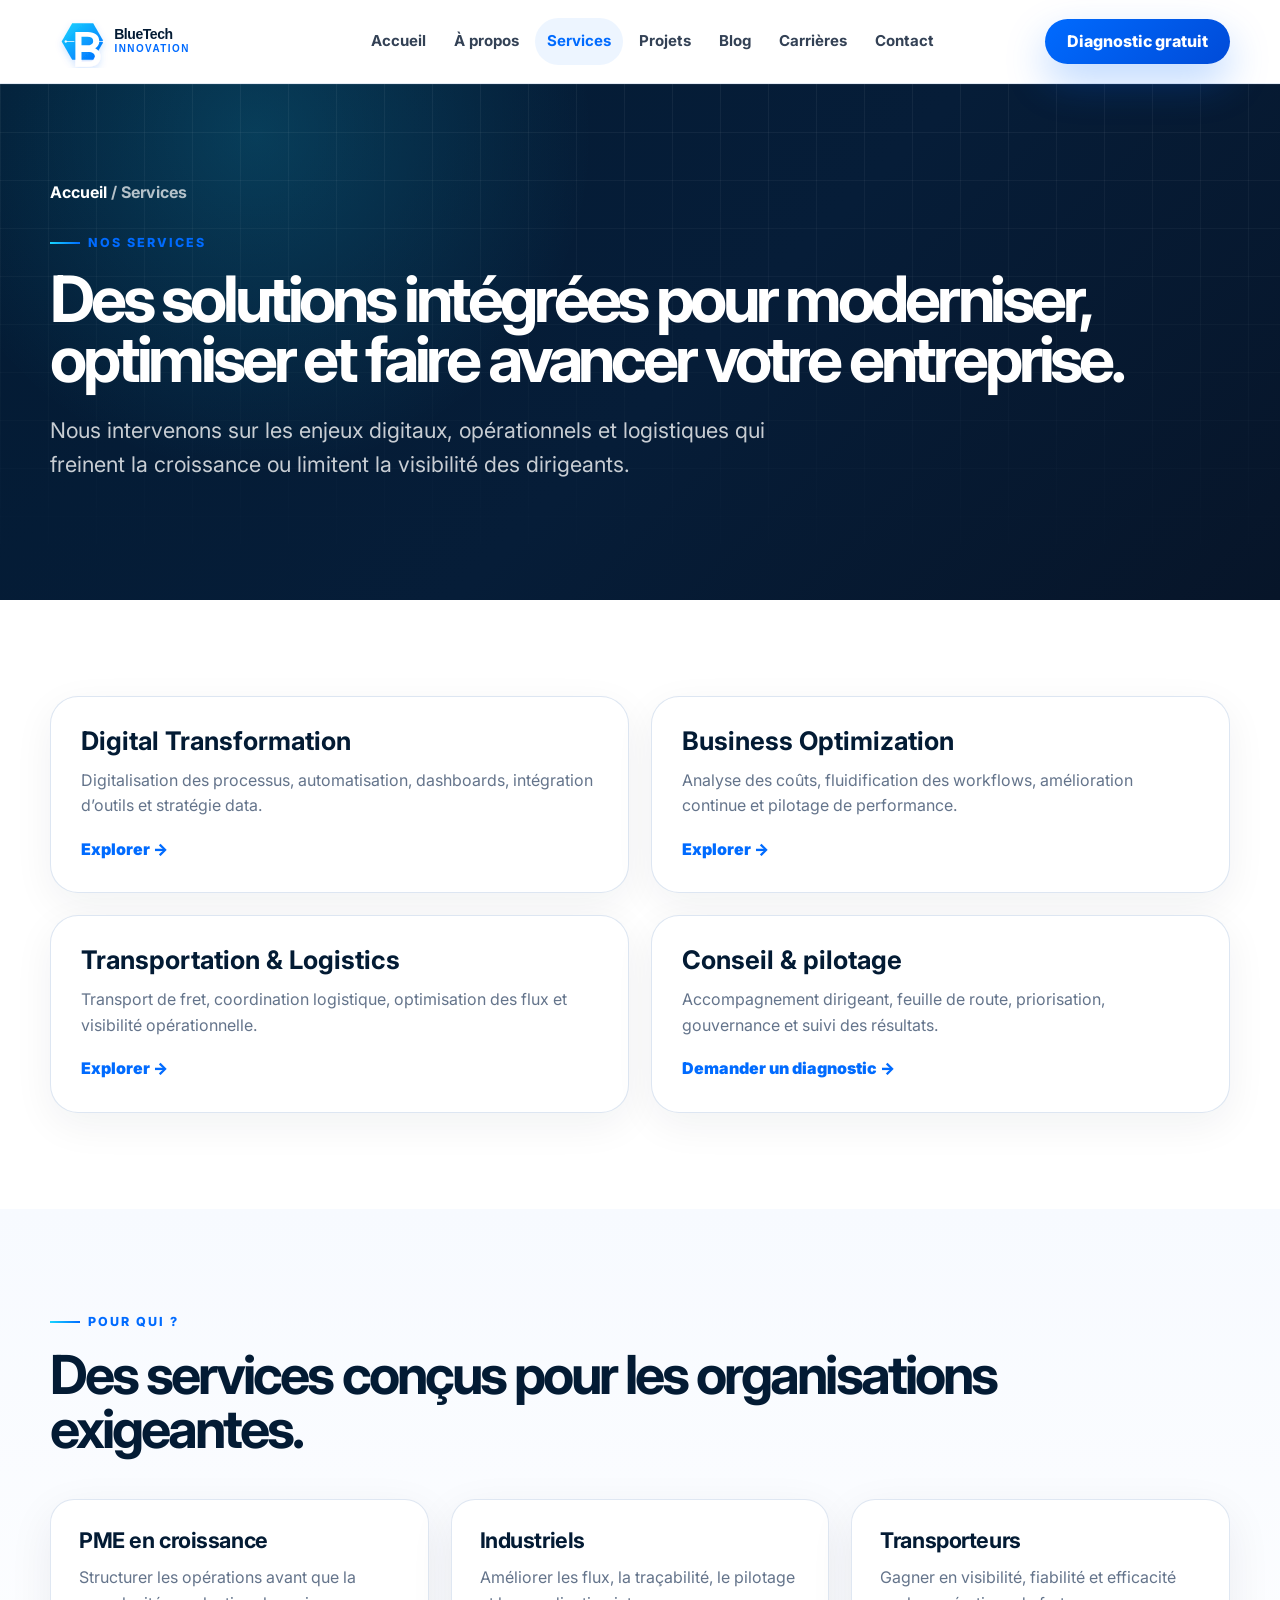
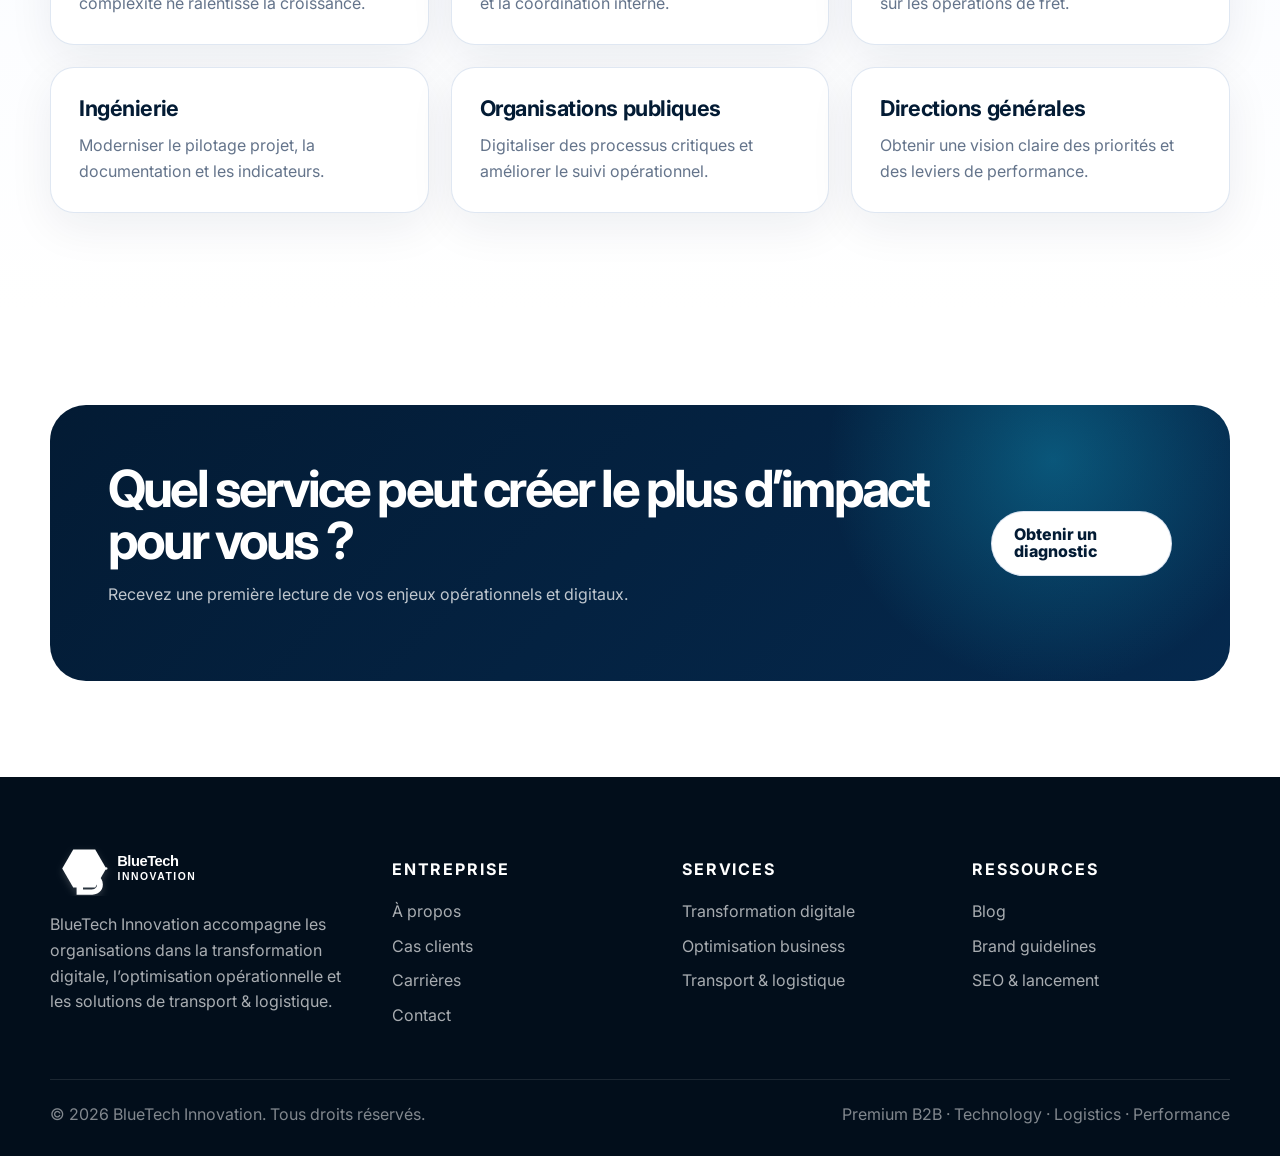
<file: services.html>
<!doctype html><html lang="fr"><head><meta charset="utf-8"><meta name="viewport" content="width=device-width,initial-scale=1"><title>Services | Transformation digitale, optimisation et logistique</title><meta name="description" content="BlueTech Innovation propose des services de transformation digitale, optimisation business et logistique pour améliorer la performance des entreprises."><meta name="keywords" content="services transformation digitale, optimisation entreprise, conseil logistique, automatisation PME"><meta name="theme-color" content="#031B34"><link rel="icon" href="assets/logo/favicon.svg" type="image/svg+xml"><link rel="apple-touch-icon" href="assets/logo/favicon.png"><link rel="manifest" href="manifest.json"><link rel="preconnect" href="https://fonts.googleapis.com"><link rel="preconnect" href="https://fonts.gstatic.com" crossorigin><link href="https://fonts.googleapis.com/css2?family=Inter:wght@400;500;600;700;800;900&display=swap" rel="stylesheet"><link rel="stylesheet" href="assets/css/styles.css"><script type="application/ld+json">{"@context": "https://schema.org", "@type": "Organization", "name": "BlueTech Innovation", "url": "https://www.bluetechinnovation.com", "logo": "assets/logo/bluetech-logo.png", "sameAs": ["https://www.linkedin.com/company/bluetech-innovation"]}</script></head><body><header class="site-header"><div class="container nav"><a class="brand" href="index.html" aria-label="BlueTech Innovation"><img src="assets/logo/bluetech-logo.svg" alt="BlueTech Innovation"></a><nav class="nav-links" aria-label="Navigation principale"><a href="index.html" class="">Accueil</a><a href="about.html" class="">À propos</a><a href="services.html" class="active">Services</a><a href="projects.html" class="">Projets</a><a href="blog.html" class="">Blog</a><a href="careers.html" class="">Carrières</a><a href="contact.html" class="">Contact</a></nav><div class="nav-actions"><a class="btn btn-primary" href="contact.html">Diagnostic gratuit</a><button class="menu-toggle" aria-label="Ouvrir le menu">Menu</button></div></div></header><main>
<section class="page-hero dark grid-bg"><div class="container"><div class="breadcrumb"><a href="index.html">Accueil</a> / Services</div><span class="eyebrow">Nos services</span><h1>Des solutions intégrées pour moderniser, optimiser et faire avancer votre entreprise.</h1><p>Nous intervenons sur les enjeux digitaux, opérationnels et logistiques qui freinent la croissance ou limitent la visibilité des dirigeants.</p></div></section>
<section class="section"><div class="container"><div class="pillars"><article class="pillar reveal"><h3>Digital Transformation</h3><p>Digitalisation des processus, automatisation, dashboards, intégration d’outils et stratégie data.</p><a href="digital-transformation.html">Explorer →</a></article><article class="pillar reveal"><h3>Business Optimization</h3><p>Analyse des coûts, fluidification des workflows, amélioration continue et pilotage de performance.</p><a href="business-optimization.html">Explorer →</a></article><article class="pillar reveal"><h3>Transportation & Logistics</h3><p>Transport de fret, coordination logistique, optimisation des flux et visibilité opérationnelle.</p><a href="transportation-logistics.html">Explorer →</a></article><article class="pillar reveal"><h3>Conseil & pilotage</h3><p>Accompagnement dirigeant, feuille de route, priorisation, gouvernance et suivi des résultats.</p><a href="contact.html">Demander un diagnostic →</a></article></div></div></section>
<section class="section soft"><div class="container"><div class="section-head reveal"><div><span class="eyebrow">Pour qui ?</span><h2>Des services conçus pour les organisations exigeantes.</h2></div></div><div class="cards"><article class="card reveal"><h3>PME en croissance</h3><p>Structurer les opérations avant que la complexité ne ralentisse la croissance.</p></article><article class="card reveal"><h3>Industriels</h3><p>Améliorer les flux, la traçabilité, le pilotage et la coordination interne.</p></article><article class="card reveal"><h3>Transporteurs</h3><p>Gagner en visibilité, fiabilité et efficacité sur les opérations de fret.</p></article><article class="card reveal"><h3>Ingénierie</h3><p>Moderniser le pilotage projet, la documentation et les indicateurs.</p></article><article class="card reveal"><h3>Organisations publiques</h3><p>Digitaliser des processus critiques et améliorer le suivi opérationnel.</p></article><article class="card reveal"><h3>Directions générales</h3><p>Obtenir une vision claire des priorités et des leviers de performance.</p></article></div></div></section>
<section class="section"><div class="container"><div class="cta-band reveal"><div><h2>Quel service peut créer le plus d’impact pour vous ?</h2><p>Recevez une première lecture de vos enjeux opérationnels et digitaux.</p></div><a class="btn btn-secondary" href="contact.html">Obtenir un diagnostic</a></div></div></section>
</main><footer class="site-footer"><div class="container"><div class="footer-grid"><div><img src="assets/logo/bluetech-logo-white.svg" alt="BlueTech Innovation"><p>BlueTech Innovation accompagne les organisations dans la transformation digitale, l’optimisation opérationnelle et les solutions de transport & logistique.</p></div><div class="footer-col"><h3>Entreprise</h3><a href="about.html">À propos</a><a href="projects.html">Cas clients</a><a href="careers.html">Carrières</a><a href="contact.html">Contact</a></div><div class="footer-col"><h3>Services</h3><a href="digital-transformation.html">Transformation digitale</a><a href="business-optimization.html">Optimisation business</a><a href="transportation-logistics.html">Transport & logistique</a></div><div class="footer-col"><h3>Ressources</h3><a href="blog.html">Blog</a><a href="brand-guidelines.html">Brand guidelines</a><a href="docs/SEO-LAUNCH-STRATEGY.md">SEO & lancement</a></div></div><div class="footer-bottom"><span>© 2026 BlueTech Innovation. Tous droits réservés.</span><span>Premium B2B · Technology · Logistics · Performance</span></div></div></footer><script src="assets/js/main.js"></script></body></html>
</file>
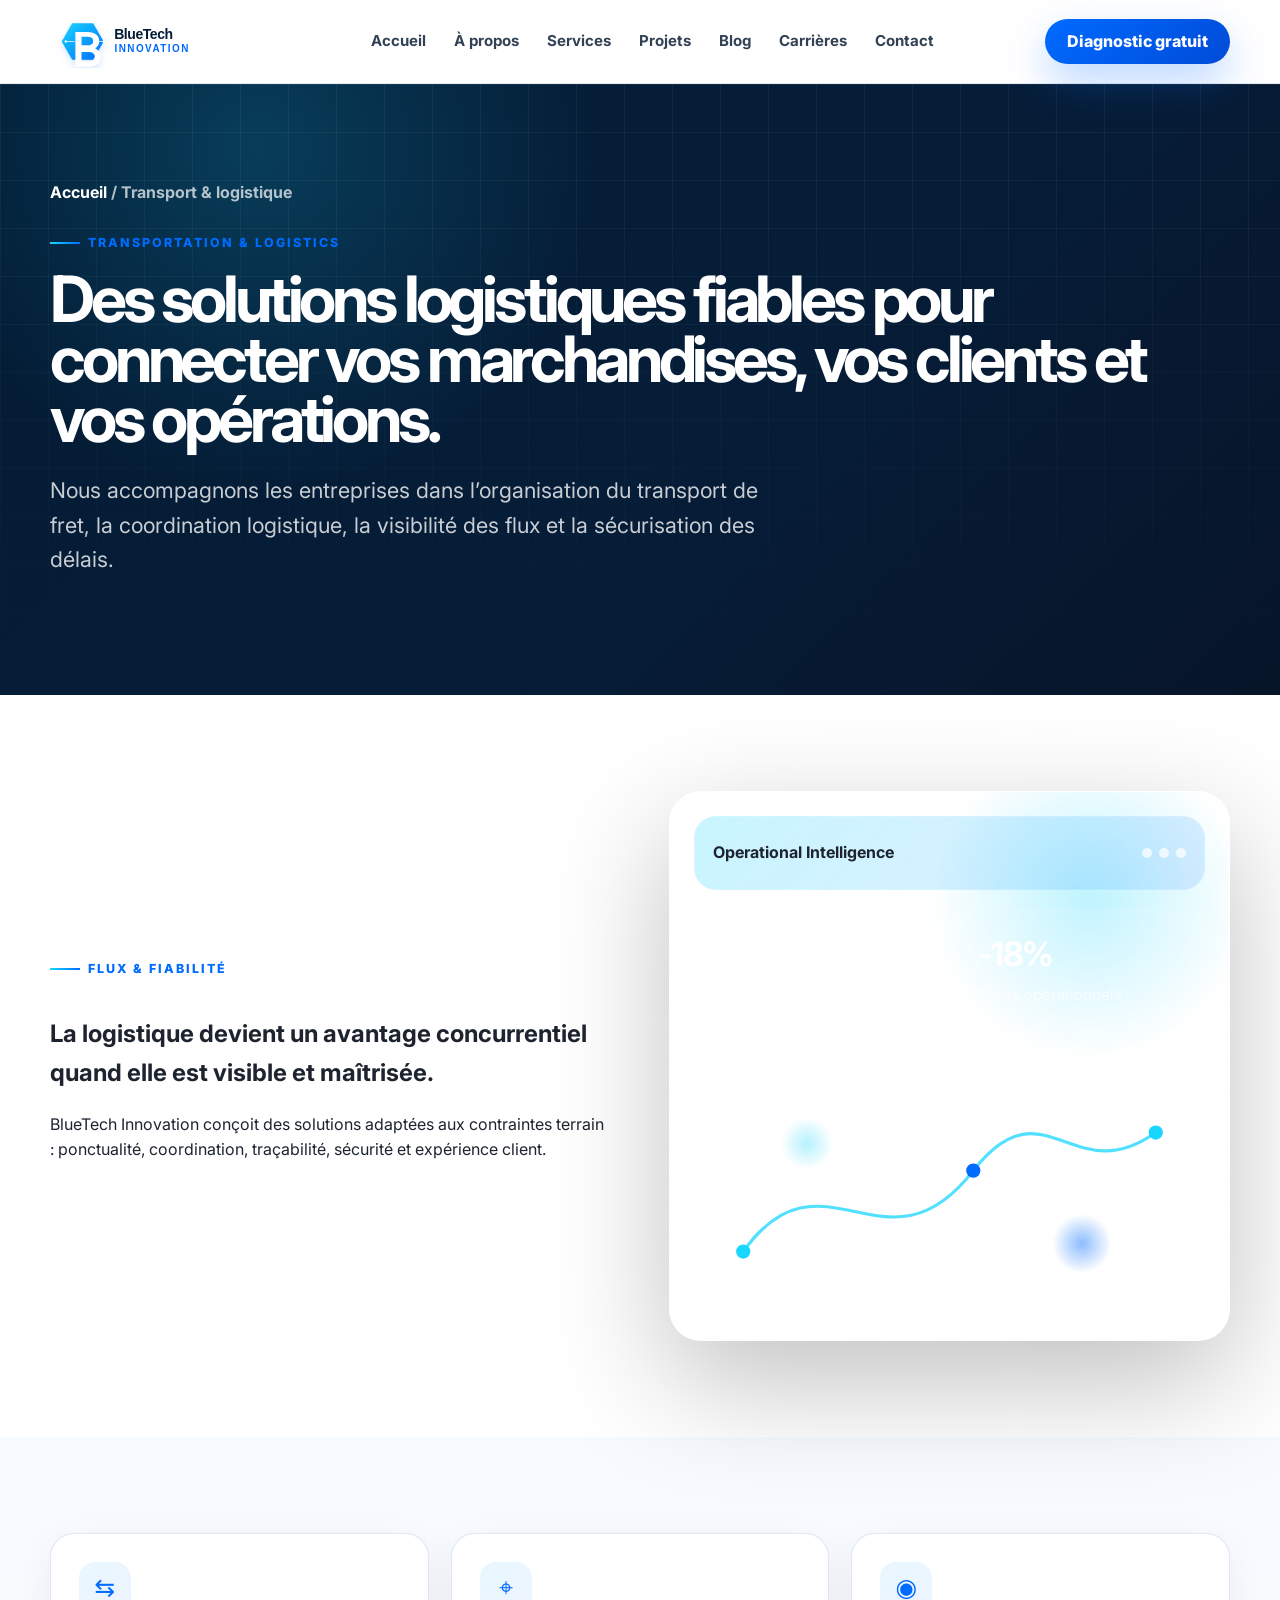
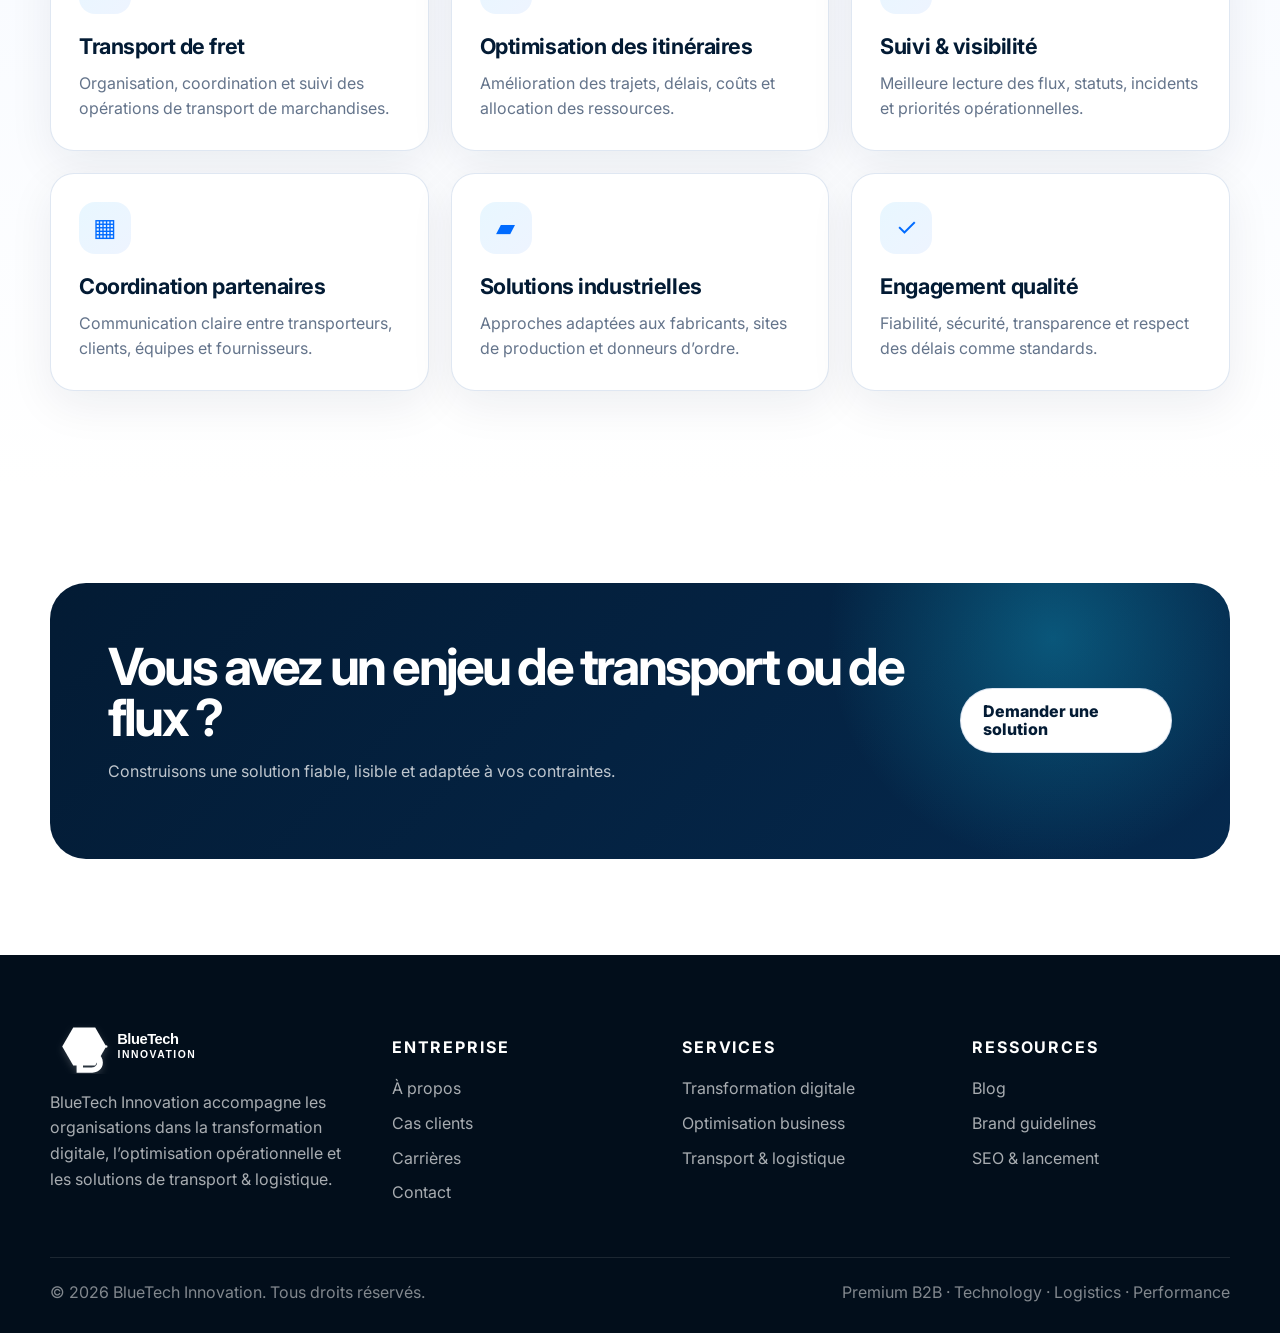
<file: transportation-logistics.html>
<!doctype html><html lang="fr"><head><meta charset="utf-8"><meta name="viewport" content="width=device-width,initial-scale=1"><title>Transport & logistique | BlueTech Innovation</title><meta name="description" content="BlueTech Innovation propose des solutions de transport et logistique pour améliorer la fiabilité, la visibilité et l’efficacité des flux de marchandises."><meta name="keywords" content="transport de fret, logistique entreprise, optimisation transport, solutions logistiques PME"><meta name="theme-color" content="#031B34"><link rel="icon" href="assets/logo/favicon.svg" type="image/svg+xml"><link rel="apple-touch-icon" href="assets/logo/favicon.png"><link rel="manifest" href="manifest.json"><link rel="preconnect" href="https://fonts.googleapis.com"><link rel="preconnect" href="https://fonts.gstatic.com" crossorigin><link href="https://fonts.googleapis.com/css2?family=Inter:wght@400;500;600;700;800;900&display=swap" rel="stylesheet"><link rel="stylesheet" href="assets/css/styles.css"><script type="application/ld+json">{"@context": "https://schema.org", "@type": "Organization", "name": "BlueTech Innovation", "url": "https://www.bluetechinnovation.com", "logo": "assets/logo/bluetech-logo.png", "sameAs": ["https://www.linkedin.com/company/bluetech-innovation"]}</script></head><body><header class="site-header"><div class="container nav"><a class="brand" href="index.html" aria-label="BlueTech Innovation"><img src="assets/logo/bluetech-logo.svg" alt="BlueTech Innovation"></a><nav class="nav-links" aria-label="Navigation principale"><a href="index.html" class="">Accueil</a><a href="about.html" class="">À propos</a><a href="services.html" class="">Services</a><a href="projects.html" class="">Projets</a><a href="blog.html" class="">Blog</a><a href="careers.html" class="">Carrières</a><a href="contact.html" class="">Contact</a></nav><div class="nav-actions"><a class="btn btn-primary" href="contact.html">Diagnostic gratuit</a><button class="menu-toggle" aria-label="Ouvrir le menu">Menu</button></div></div></header><main>
<section class="page-hero dark grid-bg"><div class="container"><div class="breadcrumb"><a href="index.html">Accueil</a> / Transport & logistique</div><span class="eyebrow">Transportation & Logistics</span><h1>Des solutions logistiques fiables pour connecter vos marchandises, vos clients et vos opérations.</h1><p>Nous accompagnons les entreprises dans l’organisation du transport de fret, la coordination logistique, la visibilité des flux et la sécurisation des délais.</p></div></section>
<section class="section"><div class="container split"><div class="reveal"><span class="eyebrow">Flux & fiabilité</span><h2>La logistique devient un avantage concurrentiel quand elle est visible et maîtrisée.</h2><p>BlueTech Innovation conçoit des solutions adaptées aux contraintes terrain : ponctualité, coordination, traçabilité, sécurité et expérience client.</p></div><div class="visual-card reveal"><div class="dashboard"><div class="dash-top"><strong>Operational Intelligence</strong><div class="dots"><i></i><i></i><i></i></div></div><div class="dash-grid"><div class="metric"><strong>+32%</strong><p>Efficacité des processus</p></div><div class="metric"><strong>-18%</strong><p>Coûts opérationnels</p></div></div><div class="route-map"><svg viewBox="0 0 600 300" fill="none" xmlns="http://www.w3.org/2000/svg"><path d="M40 220C140 80 220 260 330 118C420 4 455 145 560 70" stroke="rgba(24,214,255,.75)" stroke-width="4" stroke-linecap="round"/><path d="M80 80h440M80 145h440M80 210h440M170 42v220M300 42v220M430 42v220" stroke="rgba(255,255,255,.08)"/><circle cx="40" cy="220" r="9" fill="#18D6FF"/><circle cx="330" cy="118" r="9" fill="#006BFF"/><circle cx="560" cy="70" r="9" fill="#18D6FF"/></svg></div></div></div></div></section>
<section class="section soft"><div class="container"><div class="cards"><article class="card reveal"><div class="icon">⇆</div><h3>Transport de fret</h3><p>Organisation, coordination et suivi des opérations de transport de marchandises.</p></article><article class="card reveal"><div class="icon">⌖</div><h3>Optimisation des itinéraires</h3><p>Amélioration des trajets, délais, coûts et allocation des ressources.</p></article><article class="card reveal"><div class="icon">◉</div><h3>Suivi & visibilité</h3><p>Meilleure lecture des flux, statuts, incidents et priorités opérationnelles.</p></article><article class="card reveal"><div class="icon">▦</div><h3>Coordination partenaires</h3><p>Communication claire entre transporteurs, clients, équipes et fournisseurs.</p></article><article class="card reveal"><div class="icon">▰</div><h3>Solutions industrielles</h3><p>Approches adaptées aux fabricants, sites de production et donneurs d’ordre.</p></article><article class="card reveal"><div class="icon">✓</div><h3>Engagement qualité</h3><p>Fiabilité, sécurité, transparence et respect des délais comme standards.</p></article></div></div></section>
<section class="section"><div class="container"><div class="cta-band reveal"><div><h2>Vous avez un enjeu de transport ou de flux ?</h2><p>Construisons une solution fiable, lisible et adaptée à vos contraintes.</p></div><a class="btn btn-secondary" href="contact.html">Demander une solution</a></div></div></section>
</main><footer class="site-footer"><div class="container"><div class="footer-grid"><div><img src="assets/logo/bluetech-logo-white.svg" alt="BlueTech Innovation"><p>BlueTech Innovation accompagne les organisations dans la transformation digitale, l’optimisation opérationnelle et les solutions de transport & logistique.</p></div><div class="footer-col"><h3>Entreprise</h3><a href="about.html">À propos</a><a href="projects.html">Cas clients</a><a href="careers.html">Carrières</a><a href="contact.html">Contact</a></div><div class="footer-col"><h3>Services</h3><a href="digital-transformation.html">Transformation digitale</a><a href="business-optimization.html">Optimisation business</a><a href="transportation-logistics.html">Transport & logistique</a></div><div class="footer-col"><h3>Ressources</h3><a href="blog.html">Blog</a><a href="brand-guidelines.html">Brand guidelines</a><a href="docs/SEO-LAUNCH-STRATEGY.md">SEO & lancement</a></div></div><div class="footer-bottom"><span>© 2026 BlueTech Innovation. Tous droits réservés.</span><span>Premium B2B · Technology · Logistics · Performance</span></div></div></footer><script src="assets/js/main.js"></script></body></html>
</file>
<file: assets/css/styles.css>
:root{
  --navy:#031B34;--navy-2:#06264a;--blue:#006BFF;--cyan:#18D6FF;--ice:#F7FAFF;--graphite:#1D2430;--muted:#64748b;--silver:#D8E2F0;--white:#fff;
  --radius:24px;--radius-sm:16px;--shadow:0 24px 70px rgba(3,27,52,.16);--max:1180px;--header:84px;
}
*{box-sizing:border-box}html{scroll-behavior:smooth}body{margin:0;font-family:Inter,system-ui,-apple-system,Segoe UI,Roboto,Arial,sans-serif;color:var(--graphite);background:#fff;line-height:1.6;overflow-x:hidden}a{color:inherit;text-decoration:none}img{max-width:100%;display:block}button,input,textarea,select{font:inherit}.container{width:min(var(--max),calc(100% - 40px));margin-inline:auto}.eyebrow{display:inline-flex;gap:8px;align-items:center;color:var(--blue);font-weight:800;text-transform:uppercase;letter-spacing:.16em;font-size:.78rem;margin-bottom:16px}.eyebrow:before{content:"";width:30px;height:2px;background:linear-gradient(90deg,var(--cyan),var(--blue));display:inline-block}.section{padding:96px 0}.section-tight{padding:64px 0}.dark{background:radial-gradient(circle at 20% 10%,rgba(24,214,255,.18),transparent 30%),linear-gradient(135deg,#031B34,#061d38 54%,#071529);color:#fff}.soft{background:linear-gradient(180deg,#f7faff,#fff)}.grid-bg{position:relative;isolation:isolate}.grid-bg:before{content:"";position:absolute;inset:0;background-image:linear-gradient(rgba(255,255,255,.055) 1px,transparent 1px),linear-gradient(90deg,rgba(255,255,255,.055) 1px,transparent 1px);background-size:48px 48px;mask-image:linear-gradient(180deg,#000,transparent);z-index:-1}.site-header{position:sticky;top:0;height:var(--header);z-index:100;background:rgba(255,255,255,.78);backdrop-filter:blur(18px);border-bottom:1px solid rgba(216,226,240,.72)}.nav{height:100%;display:flex;align-items:center;justify-content:space-between;gap:24px}.brand{display:flex;align-items:center;gap:12px}.brand img{width:210px;height:auto}.nav-links{display:flex;align-items:center;gap:4px}.nav-links a{padding:11px 12px;border-radius:999px;color:#334155;font-weight:700;font-size:.94rem}.nav-links a:hover,.nav-links a.active{background:#edf5ff;color:var(--blue)}.nav-actions{display:flex;gap:12px;align-items:center}.menu-toggle{display:none;border:0;background:var(--navy);color:white;border-radius:12px;padding:10px 12px}.btn{display:inline-flex;align-items:center;justify-content:center;gap:10px;border:0;border-radius:999px;padding:14px 22px;font-weight:800;cursor:pointer;transition:.25s ease;line-height:1.1}.btn-primary{background:linear-gradient(135deg,var(--blue),#004bd8);color:white;box-shadow:0 18px 42px rgba(0,107,255,.27)}.btn-primary:hover{transform:translateY(-2px);box-shadow:0 24px 54px rgba(0,107,255,.34)}.btn-secondary{background:white;color:var(--navy);border:1px solid rgba(216,226,240,.92)}.btn-secondary:hover{transform:translateY(-2px);box-shadow:0 16px 36px rgba(3,27,52,.12)}.btn-ghost{color:#fff;border:1px solid rgba(255,255,255,.2);background:rgba(255,255,255,.08)}.hero{min-height:calc(100vh - var(--header));display:grid;align-items:center;padding:88px 0}.hero-grid{display:grid;grid-template-columns:1.05fr .95fr;gap:64px;align-items:center}.hero h1,.page-hero h1{font-size:clamp(2.8rem,7vw,6.4rem);line-height:.94;letter-spacing:-.065em;margin:0 0 24px}.page-hero h1{font-size:clamp(2.5rem,5vw,5.1rem)}.hero p,.page-hero p{font-size:clamp(1.08rem,2vw,1.35rem);color:rgba(255,255,255,.78);max-width:720px;margin:0 0 32px}.hero-ctas,.cta-row{display:flex;gap:14px;flex-wrap:wrap}.trust-strip{display:flex;flex-wrap:wrap;gap:12px;margin-top:34px}.trust-strip span{padding:10px 14px;border:1px solid rgba(255,255,255,.14);border-radius:999px;background:rgba(255,255,255,.06);color:rgba(255,255,255,.78);font-weight:700}.visual-card{position:relative;border:1px solid rgba(255,255,255,.14);background:linear-gradient(160deg,rgba(255,255,255,.14),rgba(255,255,255,.04));border-radius:32px;padding:24px;box-shadow:0 40px 120px rgba(0,0,0,.25);overflow:hidden}.visual-card:before{content:"";position:absolute;inset:-1px;background:radial-gradient(circle at 75% 20%,rgba(24,214,255,.28),transparent 26%);pointer-events:none}.dashboard{position:relative;display:grid;gap:18px}.dash-top{height:74px;border-radius:22px;background:linear-gradient(135deg,rgba(24,214,255,.24),rgba(0,107,255,.12));border:1px solid rgba(255,255,255,.14);display:flex;align-items:center;justify-content:space-between;padding:0 18px}.dots{display:flex;gap:7px}.dots i{width:10px;height:10px;border-radius:99px;background:rgba(255,255,255,.72)}.dash-grid{display:grid;grid-template-columns:1fr 1fr;gap:18px}.metric{min-height:150px;border-radius:22px;background:rgba(255,255,255,.08);border:1px solid rgba(255,255,255,.12);padding:18px}.metric strong{font-size:2.1rem;letter-spacing:-.04em;color:white}.metric p{font-size:.92rem;margin:4px 0 0;color:rgba(255,255,255,.7)}.route-map{height:240px;border-radius:22px;background:radial-gradient(circle at 22% 28%,rgba(24,214,255,.32),transparent 6%),radial-gradient(circle at 76% 70%,rgba(0,107,255,.45),transparent 7%),linear-gradient(135deg,rgba(255,255,255,.08),rgba(255,255,255,.04));position:relative;border:1px solid rgba(255,255,255,.12);overflow:hidden}.route-map svg{position:absolute;inset:0;width:100%;height:100%}.section-head{display:flex;justify-content:space-between;gap:32px;align-items:end;margin-bottom:44px}.section-head h2,.center h2{font-size:clamp(2rem,4.2vw,4.1rem);line-height:1;letter-spacing:-.055em;margin:0;color:var(--navy)}.dark .section-head h2,.dark .center h2{color:#fff}.section-head p,.center p{max-width:580px;margin:0;color:var(--muted);font-size:1.06rem}.dark .section-head p,.dark .center p{color:rgba(255,255,255,.72)}.center{text-align:center;max-width:840px;margin:0 auto 48px}.cards{display:grid;grid-template-columns:repeat(3,1fr);gap:22px}.card{background:white;border:1px solid rgba(216,226,240,.82);border-radius:var(--radius);padding:28px;box-shadow:0 14px 46px rgba(3,27,52,.07);transition:.25s ease;position:relative;overflow:hidden}.card:after{content:"";position:absolute;inset:auto 0 0;height:4px;background:linear-gradient(90deg,var(--cyan),var(--blue));transform:scaleX(0);transform-origin:left;transition:.25s ease}.card:hover{transform:translateY(-6px);box-shadow:var(--shadow)}.card:hover:after{transform:scaleX(1)}.card.dark-card{background:rgba(255,255,255,.07);border-color:rgba(255,255,255,.12);box-shadow:none;color:#fff}.icon{width:52px;height:52px;border-radius:16px;background:linear-gradient(135deg,#e8f7ff,#eef4ff);display:grid;place-items:center;margin-bottom:20px;color:var(--blue);font-size:1.55rem}.dark-card .icon{background:rgba(255,255,255,.1);color:var(--cyan)}.card h3{font-size:1.35rem;letter-spacing:-.02em;line-height:1.15;margin:0 0 12px;color:var(--navy)}.dark-card h3{color:#fff}.card p{margin:0;color:var(--muted)}.dark-card p{color:rgba(255,255,255,.72)}.card ul{padding-left:19px;margin:18px 0 0;color:var(--muted)}.stats{display:grid;grid-template-columns:repeat(4,1fr);gap:18px}.stat{padding:28px;border-radius:22px;background:linear-gradient(180deg,#fff,#f7faff);border:1px solid rgba(216,226,240,.9)}.stat strong{display:block;color:var(--blue);font-size:2.7rem;line-height:1;letter-spacing:-.06em}.stat span{display:block;font-weight:800;color:var(--navy);margin-top:8px}.split{display:grid;grid-template-columns:1fr 1fr;gap:58px;align-items:center}.feature-list{display:grid;gap:16px}.feature{display:flex;gap:16px;align-items:flex-start;padding:18px;border:1px solid rgba(216,226,240,.82);background:#fff;border-radius:18px}.feature b{display:grid;place-items:center;width:34px;height:34px;flex:0 0 auto;border-radius:999px;background:#e8f7ff;color:var(--blue)}.feature h3{margin:0 0 5px;color:var(--navy);font-size:1.1rem}.feature p{margin:0;color:var(--muted)}.process{counter-reset:step;display:grid;grid-template-columns:repeat(5,1fr);gap:16px}.process-card{counter-increment:step;padding:24px;border-radius:22px;background:white;border:1px solid rgba(216,226,240,.86)}.process-card:before{content:"0" counter(step);display:block;color:var(--blue);font-weight:900;margin-bottom:28px}.process-card h3{margin:0 0 10px;color:var(--navy)}.process-card p{margin:0;color:var(--muted)}.page-hero{padding:96px 0 86px}.breadcrumb{color:rgba(255,255,255,.7);font-weight:700;margin-bottom:20px}.breadcrumb a{color:#fff}.pillars{display:grid;grid-template-columns:repeat(2,1fr);gap:22px}.pillar{padding:30px;border-radius:28px;background:#fff;border:1px solid rgba(216,226,240,.86);box-shadow:0 12px 40px rgba(3,27,52,.06)}.pillar h3{font-size:1.6rem;line-height:1.12;margin:0 0 12px;color:var(--navy)}.pillar p{color:var(--muted);margin:0 0 18px}.pillar a{font-weight:900;color:var(--blue)}.case-grid{display:grid;grid-template-columns:repeat(2,1fr);gap:22px}.case{border-radius:28px;overflow:hidden;background:#fff;border:1px solid rgba(216,226,240,.86);box-shadow:0 14px 44px rgba(3,27,52,.07)}.case-visual{height:190px;background:radial-gradient(circle at 25% 35%,rgba(24,214,255,.35),transparent 16%),radial-gradient(circle at 75% 65%,rgba(0,107,255,.35),transparent 18%),linear-gradient(135deg,#031B34,#082d55)}.case-body{padding:28px}.case-body h3{font-size:1.45rem;line-height:1.15;margin:0 0 12px;color:var(--navy)}.case-body p{color:var(--muted);margin:0 0 18px}.tag-list{display:flex;gap:8px;flex-wrap:wrap}.tag-list span{background:#eef6ff;color:#0054c8;border-radius:999px;padding:7px 10px;font-size:.82rem;font-weight:800}.blog-grid{display:grid;grid-template-columns:1.2fr .8fr .8fr;gap:22px}.post{padding:26px;border-radius:24px;border:1px solid rgba(216,226,240,.86);background:#fff}.post.featured{grid-row:span 2;background:linear-gradient(135deg,#031B34,#082d55);color:white}.post .category{color:var(--blue);font-weight:900;text-transform:uppercase;letter-spacing:.12em;font-size:.78rem}.post.featured .category{color:var(--cyan)}.post h3{font-size:1.35rem;line-height:1.15;margin:14px 0;color:var(--navy)}.post.featured h3{font-size:2rem;color:white}.post p{color:var(--muted);margin:0}.post.featured p{color:rgba(255,255,255,.74)}.form-wrap{display:grid;grid-template-columns:1fr .85fr;gap:32px}.contact-form{background:#fff;border:1px solid rgba(216,226,240,.86);border-radius:30px;padding:30px;box-shadow:var(--shadow)}.form-grid{display:grid;grid-template-columns:1fr 1fr;gap:16px}.field{display:grid;gap:8px}.field.full{grid-column:1/-1}.field label{font-weight:800;color:var(--navy)}.field input,.field textarea,.field select{width:100%;border:1px solid #d9e4f2;border-radius:14px;padding:14px 16px;outline:none;background:#fbfdff}.field input:focus,.field textarea:focus,.field select:focus{border-color:var(--blue);box-shadow:0 0 0 4px rgba(0,107,255,.11)}.field textarea{min-height:140px;resize:vertical}.info-panel{border-radius:30px;padding:34px;background:linear-gradient(135deg,#031B34,#082d55);color:white;position:relative;overflow:hidden}.info-panel:before{content:"";position:absolute;width:220px;height:220px;border-radius:999px;background:rgba(24,214,255,.18);right:-80px;top:-60px}.info-panel h3{font-size:2rem;line-height:1.1;margin:0 0 20px}.info-item{border-top:1px solid rgba(255,255,255,.12);padding:18px 0}.info-item b{display:block;color:var(--cyan)}.cta-band{padding:58px;border-radius:36px;background:radial-gradient(circle at 85% 20%,rgba(24,214,255,.28),transparent 22%),linear-gradient(135deg,#031B34,#05294e);color:#fff;display:flex;align-items:center;justify-content:space-between;gap:28px;overflow:hidden;position:relative}.cta-band h2{font-size:clamp(2rem,4vw,3.5rem);line-height:1;margin:0;letter-spacing:-.055em}.cta-band p{color:rgba(255,255,255,.75);max-width:560px}.site-footer{background:#020e1b;color:white;padding:64px 0 28px}.footer-grid{display:grid;grid-template-columns:1.2fr repeat(3,1fr);gap:32px;margin-bottom:42px}.site-footer img{width:220px;filter:brightness(0) invert(1)}.site-footer p,.site-footer a{color:rgba(255,255,255,.66)}.footer-col h3{font-size:1rem;text-transform:uppercase;letter-spacing:.12em;color:white}.footer-col a{display:block;margin:9px 0}.footer-bottom{border-top:1px solid rgba(255,255,255,.1);padding-top:22px;display:flex;justify-content:space-between;gap:16px;color:rgba(255,255,255,.5)}.logo-gallery{display:grid;grid-template-columns:repeat(2,1fr);gap:22px}.logo-tile{border:1px solid rgba(216,226,240,.86);border-radius:24px;padding:28px;background:#fff}.logo-tile img{height:72px;object-fit:contain;object-position:left}.logo-tile h3{color:var(--navy)}.palette{display:grid;grid-template-columns:repeat(6,1fr);gap:12px}.swatch{border-radius:18px;min-height:120px;padding:14px;display:flex;align-items:end;font-weight:900;color:white}.swatch.light{color:var(--navy);border:1px solid rgba(216,226,240,.86)}.reveal{opacity:0;transform:translateY(18px);transition:.7s ease}.reveal.in{opacity:1;transform:none}
@media (max-width:1040px){.nav-links{display:none}.menu-toggle{display:inline-flex}.nav-links.open{display:flex;position:absolute;left:20px;right:20px;top:calc(var(--header) + 10px);background:white;border:1px solid rgba(216,226,240,.9);border-radius:24px;box-shadow:var(--shadow);padding:18px;flex-direction:column;align-items:stretch}.nav-links.open a{border-radius:14px}.nav-actions .btn{display:none}.hero-grid,.split,.form-wrap{grid-template-columns:1fr}.cards,.stats,.process{grid-template-columns:repeat(2,1fr)}.blog-grid{grid-template-columns:1fr 1fr}.footer-grid{grid-template-columns:1fr 1fr}.brand img{width:190px}}
@media (max-width:700px){:root{--header:74px}.container{width:min(100% - 28px,var(--max))}.section{padding:70px 0}.hero{padding:60px 0}.hero-grid{gap:34px}.hero h1,.page-hero h1{letter-spacing:-.05em}.section-head{display:block}.section-head p{margin-top:16px}.cards,.stats,.process,.pillars,.case-grid,.blog-grid,.form-grid,.logo-gallery,.palette{grid-template-columns:1fr}.dash-grid{grid-template-columns:1fr}.visual-card{padding:16px;border-radius:26px}.route-map{height:190px}.cta-band{display:block;padding:34px;border-radius:26px}.footer-grid{grid-template-columns:1fr}.footer-bottom{display:block}.brand img{width:170px}.page-hero{padding:70px 0}.stat strong{font-size:2.2rem}}
</file>
